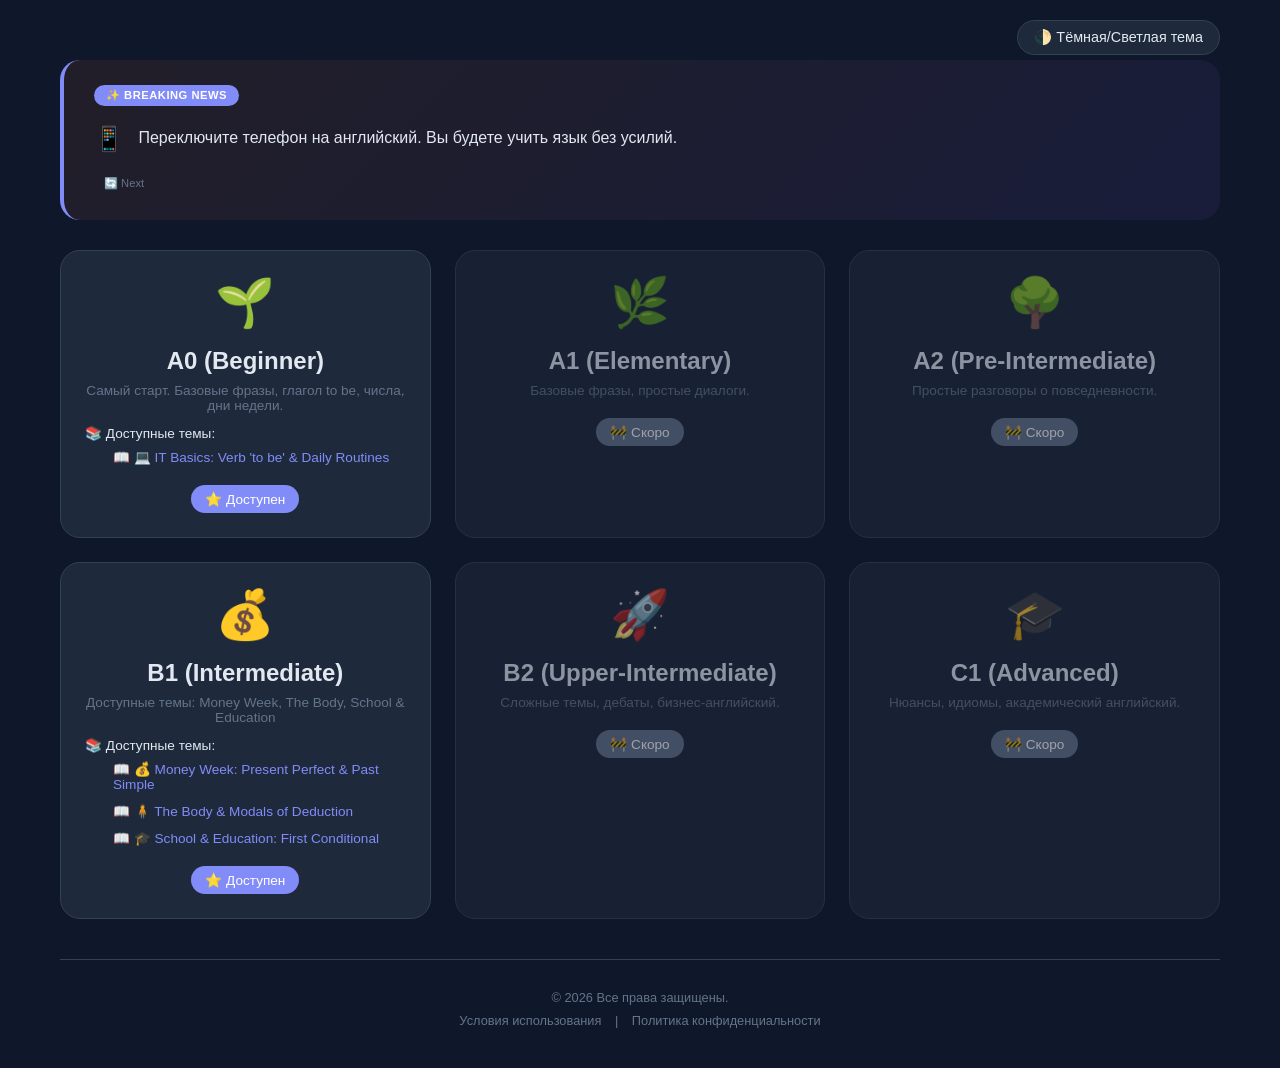
<file: docs/index.html>
<!DOCTYPE html>
<html lang="ru">
<head>
    <meta charset="UTF-8">
    <meta name="viewport" content="width=device-width, initial-scale=1.0, user-scalable=yes">
    <title>Английский по неделям</title>
    <link rel="stylesheet" href="css/style.css">
    <link rel="icon" href="data:,">
    <link rel="manifest" href="manifest.json">
    <meta name="theme-color" content="#6366f1">
    <meta name="mobile-web-app-capable" content="yes">
    <meta name="apple-mobile-web-app-status-bar-style" content="black-translucent">
    <meta name="apple-mobile-web-app-title" content="EngWeeks">
    <link rel="icon" type="image/svg+xml" href="icons/icon.svg">
</head>
<body>
    <div class="container">
        <header>
            <button class="theme-toggle" onclick="toggleTheme()">🌓 Тёмная/Светлая тема</button>
        </header>

        <!-- Блок "Совет дня" -->
        <div class="tip-section" id="dailyTipBlock">
            <div class="tip-label">✨ BREAKING NEWS</div>
            <div class="tip-content" id="dailyTipText">
                <span class="tip-icon">🧠</span>
                Загрузка...
            </div>
            <button class="tip-refresh" onclick="refreshDailyTip()">
                🔄 Next
            </button>
        </div>

        <div id="levelsContainer" class="levels-grid">
            <div class="loading">Загрузка...</div>
        </div>

        <button id="installBtn" style="display: none; position: fixed; bottom: 20px; right: 20px; background: var(--primary); color: white; border: none; padding: 12px 20px; border-radius: 30px; cursor: pointer; z-index: 1000; font-weight: bold; box-shadow: 0 4px 12px rgba(0,0,0,0.15);">
            📱 Установить приложение
        </button>

        <script src="js/common.js"></script>
        <script src="js/index.js"></script>

        <footer class="site-footer">
            <p>© <span id="currentYear"></span> Все права защищены.</p>
            <div class="footer-links">
                <a href="terms.html">Условия использования</a> |
                <a href="privacy.html">Политика конфиденциальности</a>
            </div>
        </footer>
    </div>
</body>
</html>
</file>
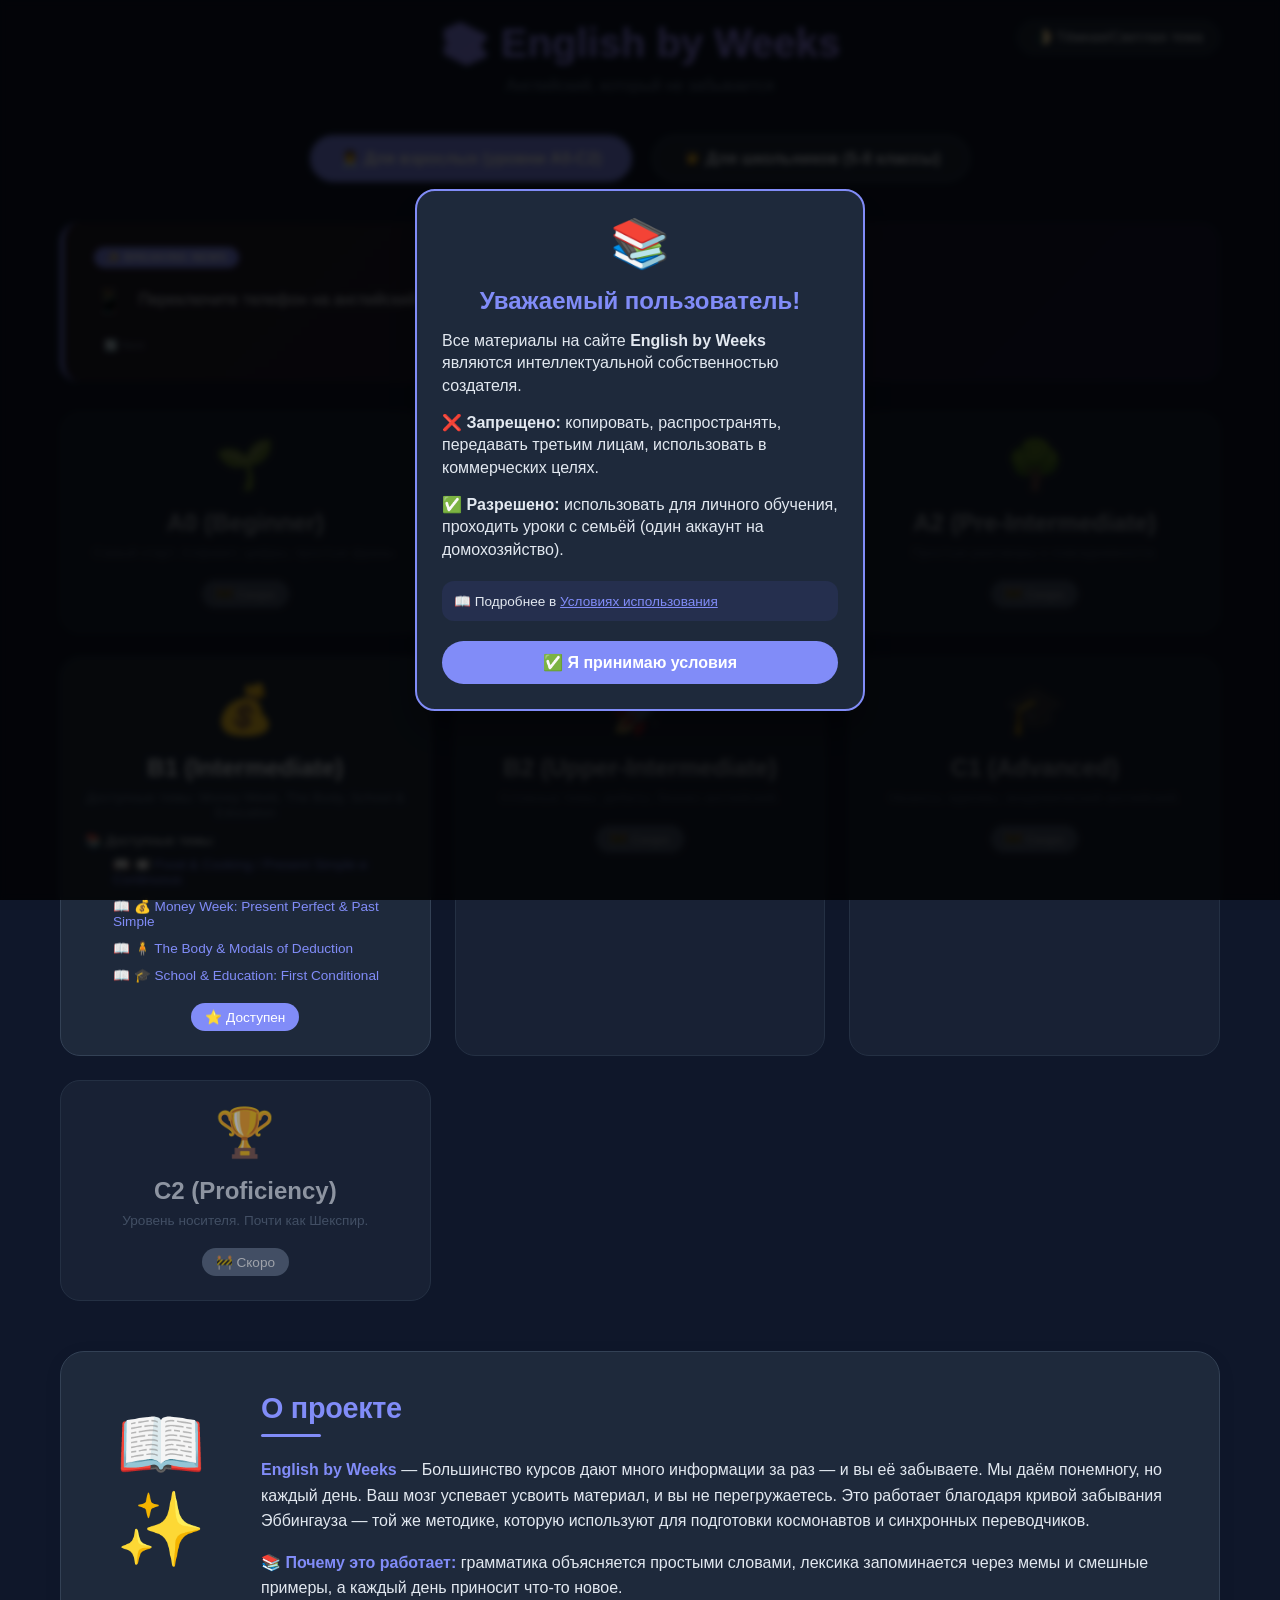
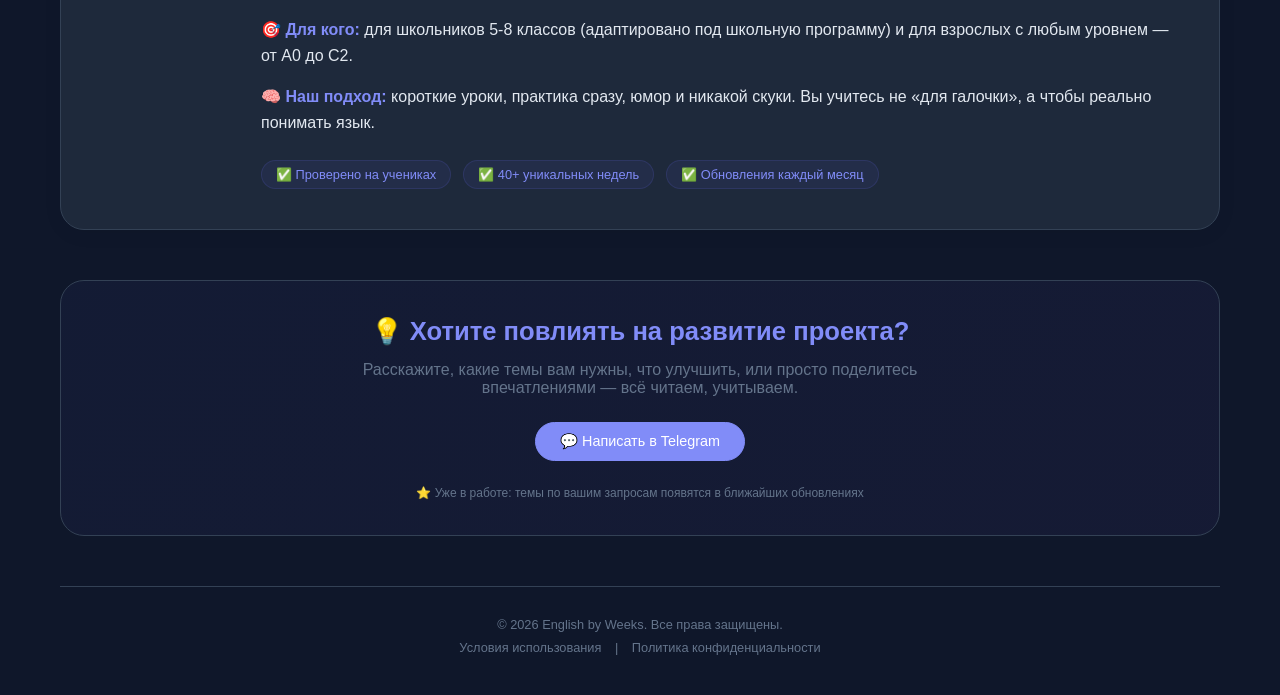
<file: frontend/index.html>
<!DOCTYPE html>
<html lang="ru">
<head>
    <meta charset="UTF-8">
    <meta name="viewport" content="width=device-width, initial-scale=1.0, user-scalable=yes">
    <title>English by Weeks — Английский для взрослых и школьников</title>
    <link rel="stylesheet" href="css/style.css">
    <link rel="icon" href="data:,">
    <link rel="manifest" href="manifest.json">
    <meta name="theme-color" content="#6366f1">
    <meta name="mobile-web-app-capable" content="yes">
    <meta name="apple-mobile-web-app-status-bar-style" content="black-translucent">
    <meta name="apple-mobile-web-app-title" content="EngWeeks">
    <link rel="icon" type="image/svg+xml" href="icons/icon.svg">
</head>
<body class="school-theme">
    <div class="container">
        <header>
            <h1>📚 English by Weeks</h1>
            <p>Английский, который не забывается</p>
            <button class="theme-toggle" onclick="toggleTheme()">🌓 Тёмная/Светлая тема</button>
        </header>

        <div class="audience-switch">
            <button id="adultsBtn" class="audience-btn">👨‍💼 Для взрослых (уровни A0-C2)</button>
            <button id="schoolBtn" class="audience-btn">👩‍🎓 Для школьников (5-8 классы)</button>
        </div>

        <!-- Форма входа по email -->
 <!--<div id="auth-section" style="margin: 20px 0; text-align: center;">
    <div id="login-form">
        <input type="email" id="email-input" placeholder="Введите ваш email" style="padding: 10px; border-radius: 8px; border: 1px solid var(--border); width: 250px;">
        <button onclick="requestLoginLink()" style="padding: 10px 20px; background: var(--primary); color: white; border: none; border-radius: 8px; cursor: pointer;">🔑 Войти по ссылке</button>
    </div>
    <div id="user-info" style="display: none; color: var(--text);">
        <span>👤 Вы вошли как <strong id="user-email"></strong></span>
        <button onclick="logout()" style="margin-left: 10px; padding: 5px 15px; background: var(--danger); color: white; border: none; border-radius: 8px; cursor: pointer;">Выйти</button>
    </div>
</div> -->



        <!-- Блок "Совет дня" -->
        <div class="tip-section" id="dailyTipBlock">
            <div class="tip-label">✨ BREAKING NEWS</div>
            <div class="tip-content" id="dailyTipText">
                <span class="tip-icon">🧠</span>
                Загрузка...
            </div>
            <button class="tip-refresh" onclick="refreshDailyTip()">
                🔄 Next
            </button>
        </div>

        <div id="levelsContainer" class="levels-grid">
            <div class="loading">Загрузка...</div>
        </div>

        <!-- Блок "О проекте" -->
        <div class="about-section">
            <div class="about-container">
                <div class="about-icon">
                    <div class="about-icon-main">📖✨</div>
                </div>
                <div class="about-content">
                    <h2 class="about-title">О проекте</h2>
                    <p class="about-text">
                        <strong>English by Weeks</strong> — Большинство курсов дают много информации за раз — и вы её забываете. Мы даём понемногу, но каждый день. Ваш мозг успевает усвоить материал, и вы не перегружаетесь. Это работает благодаря кривой забывания Эббингауза — той же методике, которую используют для подготовки космонавтов и синхронных переводчиков.
                    </p>
                    <p class="about-text">
                        📚 <strong>Почему это работает:</strong> грамматика объясняется простыми словами, лексика запоминается через мемы и смешные примеры, а каждый день приносит что-то новое.
                    </p>
                    <p class="about-text">
                        🎯 <strong>Для кого:</strong> для школьников 5-8 классов (адаптировано под школьную программу) и для взрослых с любым уровнем — от A0 до C2.
                    </p>
                    <p class="about-text">
                        🧠 <strong>Наш подход:</strong> короткие уроки, практика сразу, юмор и никакой скуки. Вы учитесь не «для галочки», а чтобы реально понимать язык.
                    </p>
                    <div class="about-badges">
                        <div class="about-badge">✅ Проверено на учениках</div>
                        <div class="about-badge">✅ 40+ уникальных недель</div>
                        <div class="about-badge">✅ Обновления каждый месяц</div>
                    </div>
                </div>
            </div>
        </div>

        <!-- Блок предложений и обратной связи -->
        <div class="feedback-section">
            <div class="feedback-title">💡 Хотите повлиять на развитие проекта?</div>
            <div class="feedback-subtitle">
                Расскажите, какие темы вам нужны, что улучшить, или просто поделитесь впечатлениями — всё читаем, учитываем.
            </div>
            <div class="feedback-buttons">
                <a href="https://t.me/+BAeu1MouSsIzMjE6" target="_blank" rel="noopener noreferrer" class="feedback-btn feedback-btn-primary">
                    💬 Написать в Telegram
                </a>
            </div>
            <div style="margin-top: 20px; font-size: 0.75rem; color: var(--gray);">
                ⭐ Уже в работе: темы по вашим запросам появятся в ближайших обновлениях
            </div>
        </div>

        <button id="installBtn" style="display: none; position: fixed; bottom: 20px; right: 20px; background: var(--primary); color: white; border: none; padding: 12px 20px; border-radius: 30px; cursor: pointer; z-index: 1000; font-weight: bold; box-shadow: 0 4px 12px rgba(0,0,0,0.15);">
            📱 Установить приложение
        </button>

        <script src="js/common.js"></script>
        <script src="js/index.js"></script>

        <footer class="site-footer">
            <p>© <span id="currentYear"></span> English by Weeks. Все права защищены.</p>
            <div class="footer-links">
                <a href="/terms.html">Условия использования</a> |
                <a href="/privacy.html">Политика конфиденциальности</a>
            </div>
        </footer>
    </div>
</body>
</html>
</file>
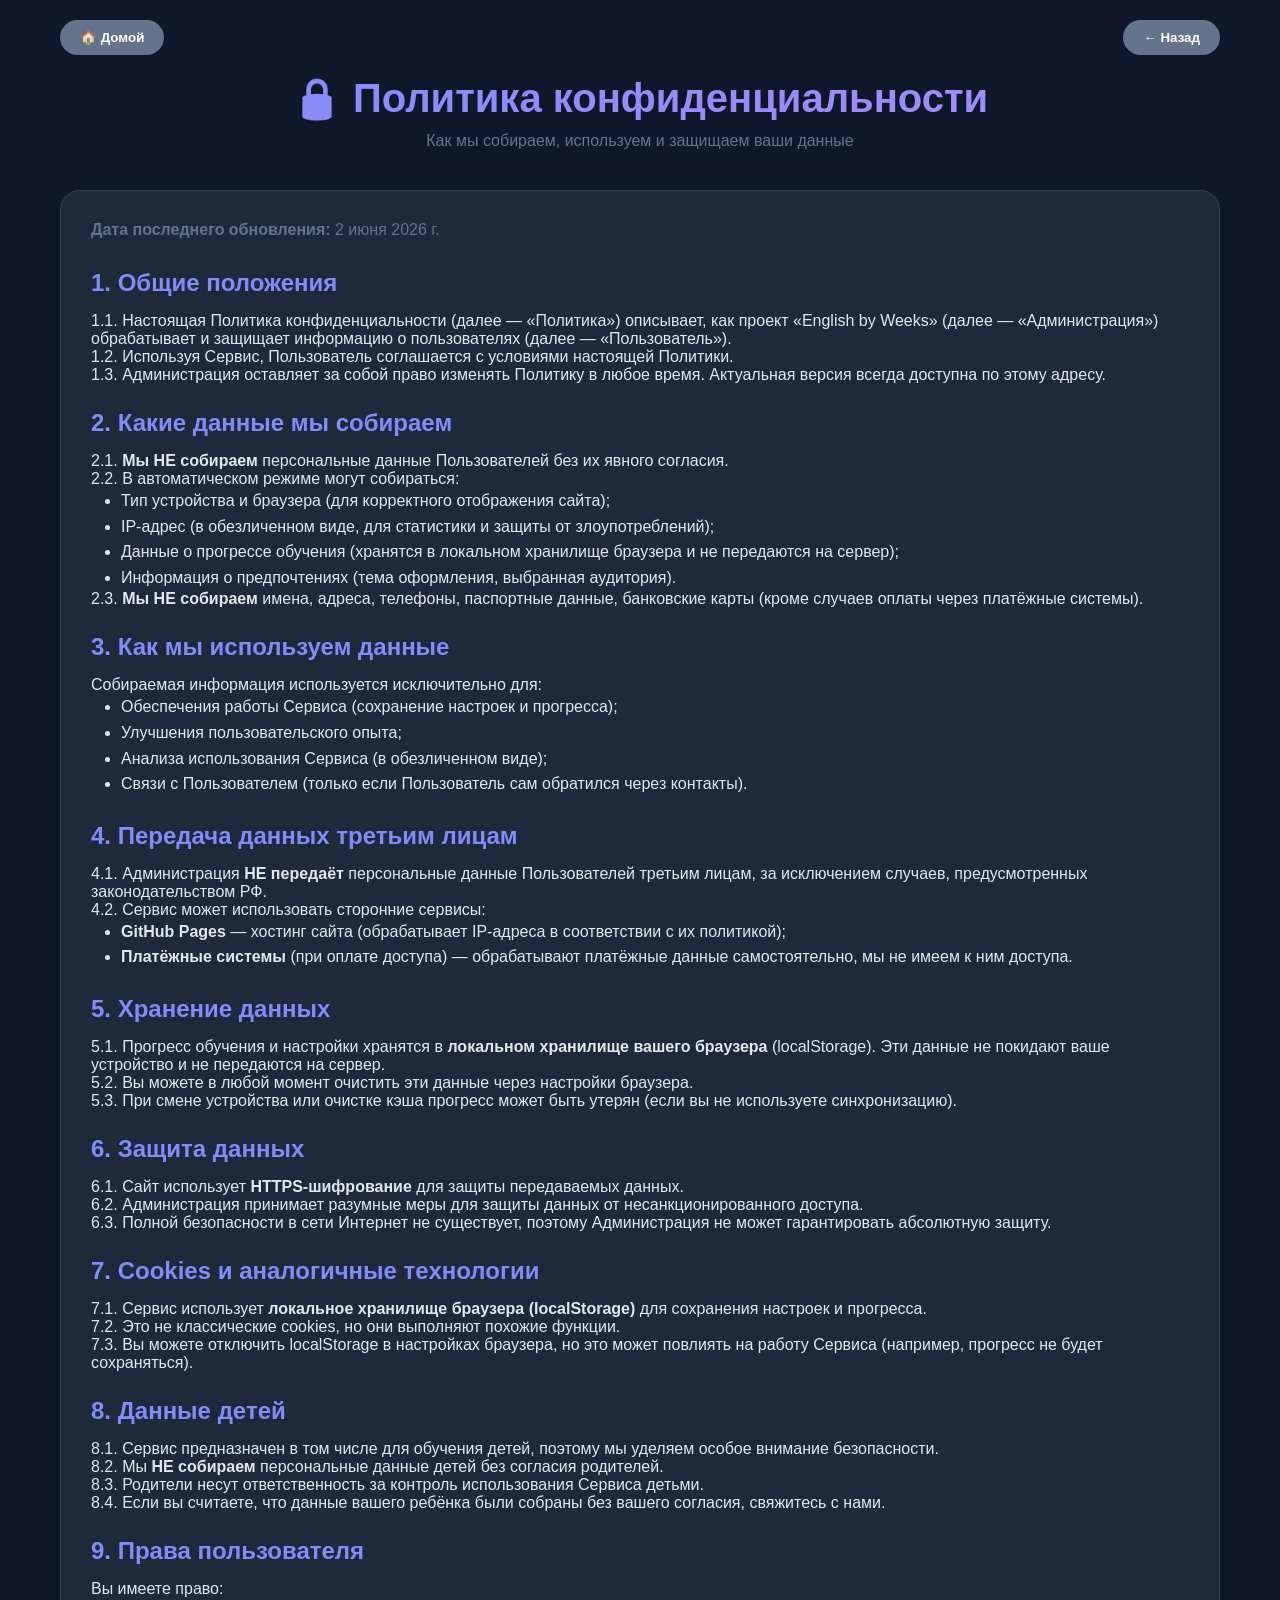
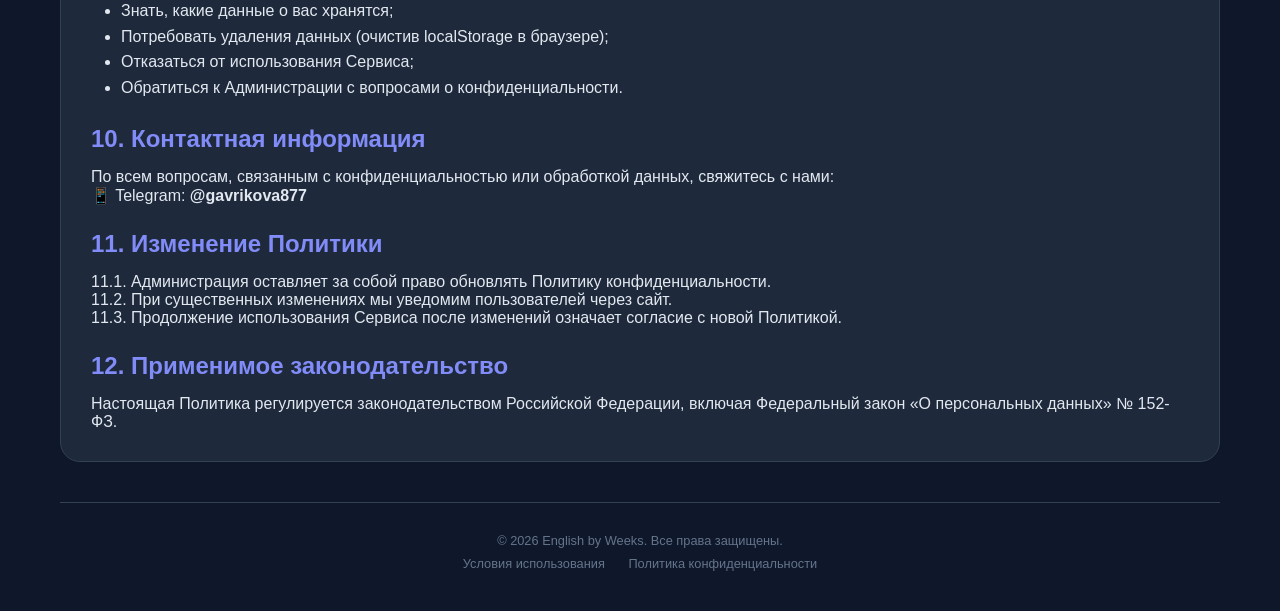
<file: docs/privacy.html>
<!DOCTYPE html>
<html lang="ru">
<head>
    <meta charset="UTF-8">
    <meta name="viewport" content="width=device-width, initial-scale=1.0, user-scalable=yes">
    <title>Политика конфиденциальности — English by Weeks</title>
    <link rel="stylesheet" href="css/style.css">
    <link rel="icon" type="image/svg+xml" href="icons/icon.svg">
    <link rel="icon" type="image/svg+xml" href="/icons/icon.svg">
</head>
<body class="school-theme">
    <div class="container">
        <!-- Шапка с навигацией -->
        <div class="nav-buttons-top">
            <button class="btn-home" onclick="window.location.href='/'">🏠 Домой</button>
            <button class="btn-back" onclick="history.back()">← Назад</button>
        </div>

        <header>
            <h1>🔒 Политика конфиденциальности</h1>
            <p>Как мы собираем, используем и защищаем ваши данные</p>
        </header>

        <div style="background: var(--card-bg); border-radius: 20px; padding: 30px; margin: 20px 0; border: 1px solid var(--border);">

            <p style="color: var(--gray); margin-bottom: 30px;"><strong>Дата последнего обновления:</strong> 2 июня 2026 г.</p>

            <h2 style="color: var(--primary); margin: 25px 0 15px 0;">1. Общие положения</h2>
            <p>1.1. Настоящая Политика конфиденциальности (далее — «Политика») описывает, как проект «English by Weeks» (далее — «Администрация») обрабатывает и защищает информацию о пользователях (далее — «Пользователь»).</p>
            <p>1.2. Используя Сервис, Пользователь соглашается с условиями настоящей Политики.</p>
            <p>1.3. Администрация оставляет за собой право изменять Политику в любое время. Актуальная версия всегда доступна по этому адресу.</p>

            <h2 style="color: var(--primary); margin: 25px 0 15px 0;">2. Какие данные мы собираем</h2>
            <p>2.1. <strong>Мы НЕ собираем</strong> персональные данные Пользователей без их явного согласия.</p>
            <p>2.2. В автоматическом режиме могут собираться:</p>
            <ul style="margin-left: 30px; line-height: 1.6;">
                <li>Тип устройства и браузера (для корректного отображения сайта);</li>
                <li>IP-адрес (в обезличенном виде, для статистики и защиты от злоупотреблений);</li>
                <li>Данные о прогрессе обучения (хранятся в локальном хранилище браузера и не передаются на сервер);</li>
                <li>Информация о предпочтениях (тема оформления, выбранная аудитория).</li>
            </ul>
            <p>2.3. <strong>Мы НЕ собираем</strong> имена, адреса, телефоны, паспортные данные, банковские карты (кроме случаев оплаты через платёжные системы).</p>

            <h2 style="color: var(--primary); margin: 25px 0 15px 0;">3. Как мы используем данные</h2>
            <p>Собираемая информация используется исключительно для:</p>
            <ul style="margin-left: 30px; line-height: 1.6;">
                <li>Обеспечения работы Сервиса (сохранение настроек и прогресса);</li>
                <li>Улучшения пользовательского опыта;</li>
                <li>Анализа использования Сервиса (в обезличенном виде);</li>
                <li>Связи с Пользователем (только если Пользователь сам обратился через контакты).</li>
            </ul>

            <h2 style="color: var(--primary); margin: 25px 0 15px 0;">4. Передача данных третьим лицам</h2>
            <p>4.1. Администрация <strong>НЕ передаёт</strong> персональные данные Пользователей третьим лицам, за исключением случаев, предусмотренных законодательством РФ.</p>
            <p>4.2. Сервис может использовать сторонние сервисы:</p>
            <ul style="margin-left: 30px; line-height: 1.6;">
                <li><strong>GitHub Pages</strong> — хостинг сайта (обрабатывает IP-адреса в соответствии с их политикой);</li>
                <li><strong>Платёжные системы</strong> (при оплате доступа) — обрабатывают платёжные данные самостоятельно, мы не имеем к ним доступа.</li>
            </ul>

            <h2 style="color: var(--primary); margin: 25px 0 15px 0;">5. Хранение данных</h2>
            <p>5.1. Прогресс обучения и настройки хранятся в <strong>локальном хранилище вашего браузера</strong> (localStorage). Эти данные не покидают ваше устройство и не передаются на сервер.</p>
            <p>5.2. Вы можете в любой момент очистить эти данные через настройки браузера.</p>
            <p>5.3. При смене устройства или очистке кэша прогресс может быть утерян (если вы не используете синхронизацию).</p>

            <h2 style="color: var(--primary); margin: 25px 0 15px 0;">6. Защита данных</h2>
            <p>6.1. Сайт использует <strong>HTTPS-шифрование</strong> для защиты передаваемых данных.</p>
            <p>6.2. Администрация принимает разумные меры для защиты данных от несанкционированного доступа.</p>
            <p>6.3. Полной безопасности в сети Интернет не существует, поэтому Администрация не может гарантировать абсолютную защиту.</p>

            <h2 style="color: var(--primary); margin: 25px 0 15px 0;">7. Cookies и аналогичные технологии</h2>
            <p>7.1. Сервис использует <strong>локальное хранилище браузера (localStorage)</strong> для сохранения настроек и прогресса.</p>
            <p>7.2. Это не классические cookies, но они выполняют похожие функции.</p>
            <p>7.3. Вы можете отключить localStorage в настройках браузера, но это может повлиять на работу Сервиса (например, прогресс не будет сохраняться).</p>

            <h2 style="color: var(--primary); margin: 25px 0 15px 0;">8. Данные детей</h2>
            <p>8.1. Сервис предназначен в том числе для обучения детей, поэтому мы уделяем особое внимание безопасности.</p>
            <p>8.2. Мы <strong>НЕ собираем</strong> персональные данные детей без согласия родителей.</p>
            <p>8.3. Родители несут ответственность за контроль использования Сервиса детьми.</p>
            <p>8.4. Если вы считаете, что данные вашего ребёнка были собраны без вашего согласия, свяжитесь с нами.</p>

            <h2 style="color: var(--primary); margin: 25px 0 15px 0;">9. Права пользователя</h2>
            <p>Вы имеете право:</p>
            <ul style="margin-left: 30px; line-height: 1.6;">
                <li>Знать, какие данные о вас хранятся;</li>
                <li>Потребовать удаления данных (очистив localStorage в браузере);</li>
                <li>Отказаться от использования Сервиса;</li>
                <li>Обратиться к Администрации с вопросами о конфиденциальности.</li>
            </ul>

            <h2 style="color: var(--primary); margin: 25px 0 15px 0;">10. Контактная информация</h2>
            <p>По всем вопросам, связанным с конфиденциальностью или обработкой данных, свяжитесь с нами:</p>
            <p>📱 Telegram: <strong>@gavrikova877</strong></p>
            <h2 style="color: var(--primary); margin: 25px 0 15px 0;">11. Изменение Политики</h2>
            <p>11.1. Администрация оставляет за собой право обновлять Политику конфиденциальности.</p>
            <p>11.2. При существенных изменениях мы уведомим пользователей через сайт.</p>
            <p>11.3. Продолжение использования Сервиса после изменений означает согласие с новой Политикой.</p>

            <h2 style="color: var(--primary); margin: 25px 0 15px 0;">12. Применимое законодательство</h2>
            <p>Настоящая Политика регулируется законодательством Российской Федерации, включая Федеральный закон «О персональных данных» № 152-ФЗ.</p>

        </div>

        <!-- Подвал -->
        <footer class="site-footer">
            <p>© <span id="currentYear"></span> English by Weeks. Все права защищены.</p>
            <div class="footer-links">
                <a href="/terms.html">Условия использования</a>
                <a href="/privacy.html">Политика конфиденциальности</a>
            </div>
        </footer>
    </div>

    <script src="js/common.js"></script>
    <script>
        // Устанавливаем текущий год в подвале
        document.getElementById('currentYear').textContent = new Date().getFullYear();
    </script>
</body>
</html>
</file>
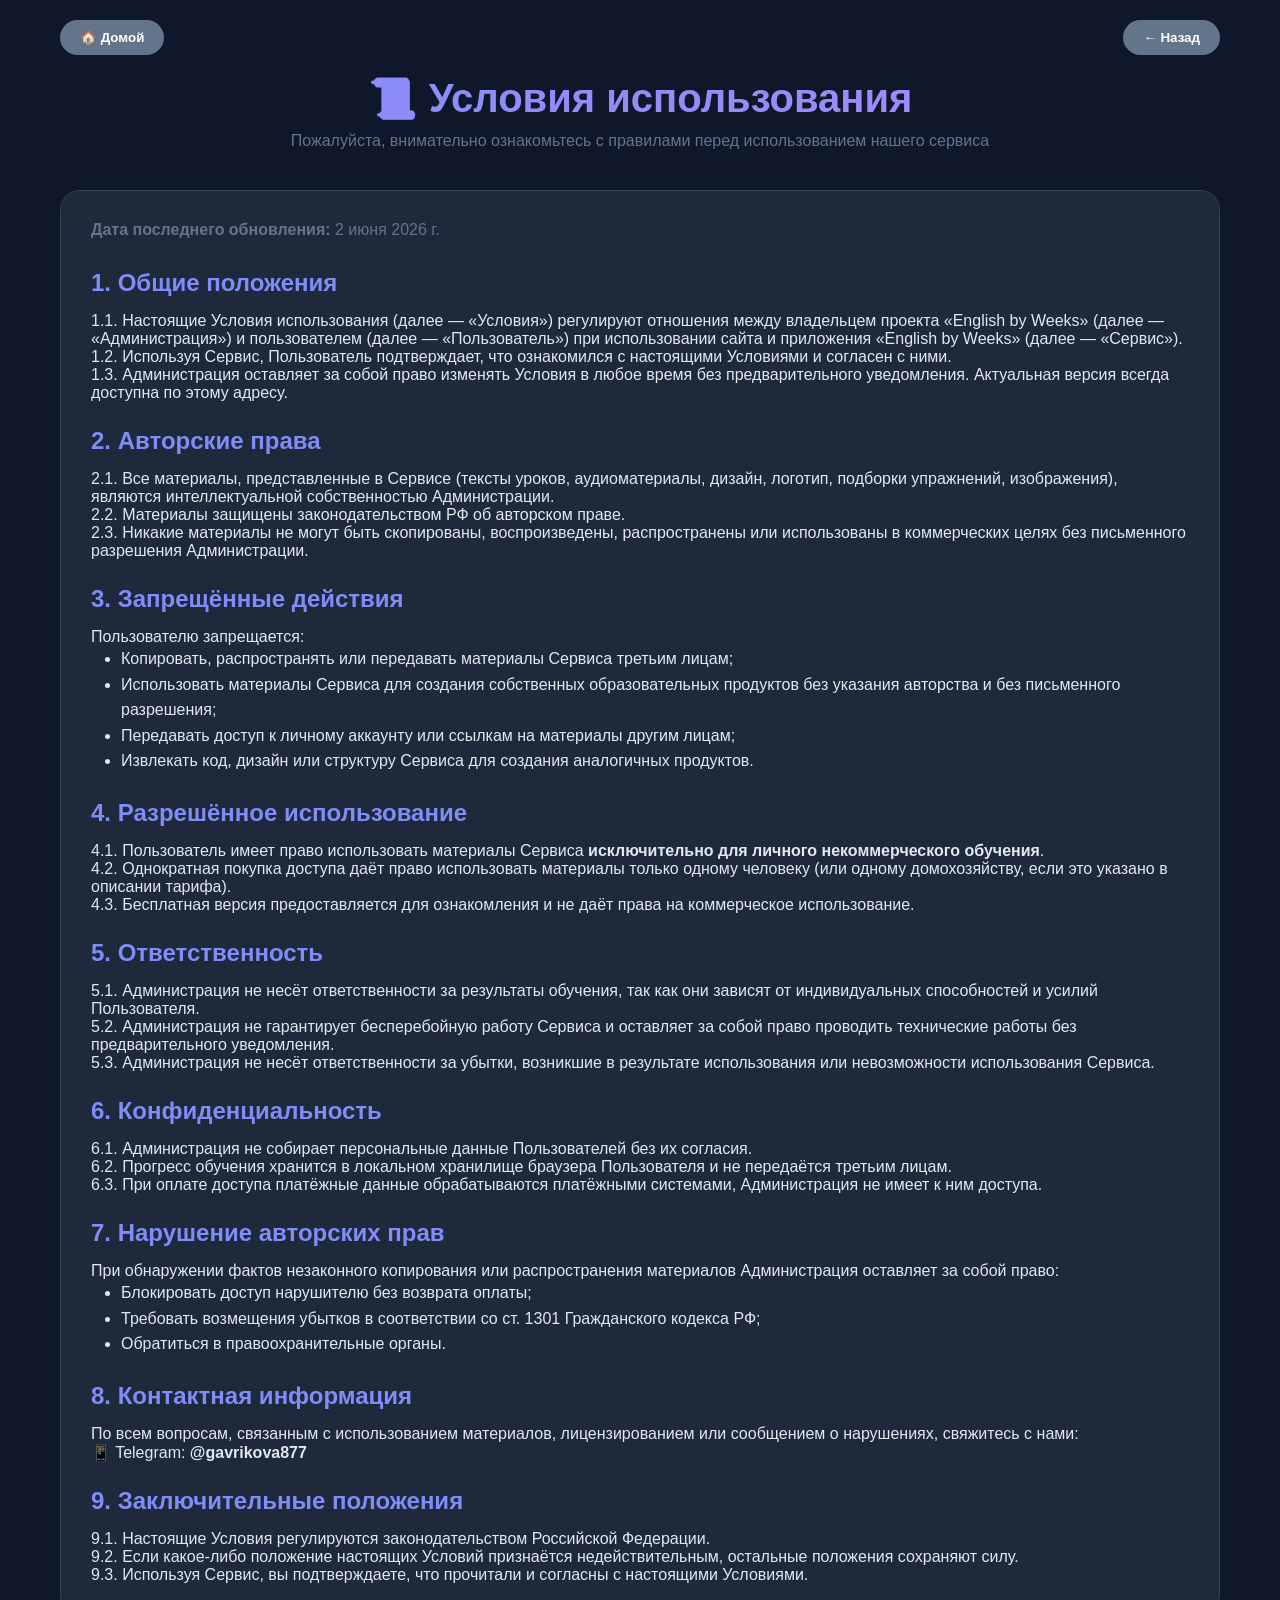
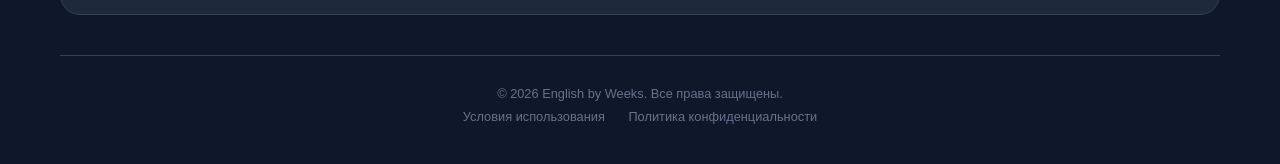
<file: docs/terms.html>
<!DOCTYPE html>
<html lang="ru">
<head>
    <meta charset="UTF-8">
    <meta name="viewport" content="width=device-width, initial-scale=1.0, user-scalable=yes">
    <title>Условия использования — English by Weeks</title>
    <link rel="stylesheet" href="css/style.css">
    <link rel="icon" type="image/svg+xml" href="icons/icon.svg">
    <link rel="icon" type="image/svg+xml" href="/icons/icon.svg">
</head>
<body class="school-theme">
    <div class="container">
        <!-- Шапка с навигацией -->
        <div class="nav-buttons-top">
            <button class="btn-home" onclick="window.location.href='/'">🏠 Домой</button>
            <button class="btn-back" onclick="history.back()">← Назад</button>
        </div>

        <header>
            <h1>📜 Условия использования</h1>
            <p>Пожалуйста, внимательно ознакомьтесь с правилами перед использованием нашего сервиса</p>
        </header>

        <div style="background: var(--card-bg); border-radius: 20px; padding: 30px; margin: 20px 0; border: 1px solid var(--border);">

            <p style="color: var(--gray); margin-bottom: 30px;"><strong>Дата последнего обновления:</strong> 2 июня 2026 г.</p>

            <h2 style="color: var(--primary); margin: 25px 0 15px 0;">1. Общие положения</h2>
            <p>1.1. Настоящие Условия использования (далее — «Условия») регулируют отношения между владельцем проекта «English by Weeks» (далее — «Администрация») и пользователем (далее — «Пользователь») при использовании сайта и приложения «English by Weeks» (далее — «Сервис»).</p>
            <p>1.2. Используя Сервис, Пользователь подтверждает, что ознакомился с настоящими Условиями и согласен с ними.</p>
            <p>1.3. Администрация оставляет за собой право изменять Условия в любое время без предварительного уведомления. Актуальная версия всегда доступна по этому адресу.</p>

            <h2 style="color: var(--primary); margin: 25px 0 15px 0;">2. Авторские права</h2>
            <p>2.1. Все материалы, представленные в Сервисе (тексты уроков, аудиоматериалы, дизайн, логотип, подборки упражнений, изображения), являются интеллектуальной собственностью Администрации.</p>
            <p>2.2. Материалы защищены законодательством РФ об авторском праве.</p>
            <p>2.3. Никакие материалы не могут быть скопированы, воспроизведены, распространены или использованы в коммерческих целях без письменного разрешения Администрации.</p>

            <h2 style="color: var(--primary); margin: 25px 0 15px 0;">3. Запрещённые действия</h2>
            <p>Пользователю запрещается:</p>
            <ul style="margin-left: 30px; line-height: 1.6;">
                <li>Копировать, распространять или передавать материалы Сервиса третьим лицам;</li>
                <li>Использовать материалы Сервиса для создания собственных образовательных продуктов без указания авторства и без письменного разрешения;</li>
                <li>Передавать доступ к личному аккаунту или ссылкам на материалы другим лицам;</li>
                <li>Извлекать код, дизайн или структуру Сервиса для создания аналогичных продуктов.</li>
            </ul>

            <h2 style="color: var(--primary); margin: 25px 0 15px 0;">4. Разрешённое использование</h2>
            <p>4.1. Пользователь имеет право использовать материалы Сервиса <strong>исключительно для личного некоммерческого обучения</strong>.</p>
            <p>4.2. Однократная покупка доступа даёт право использовать материалы только одному человеку (или одному домохозяйству, если это указано в описании тарифа).</p>
            <p>4.3. Бесплатная версия предоставляется для ознакомления и не даёт права на коммерческое использование.</p>

            <h2 style="color: var(--primary); margin: 25px 0 15px 0;">5. Ответственность</h2>
            <p>5.1. Администрация не несёт ответственности за результаты обучения, так как они зависят от индивидуальных способностей и усилий Пользователя.</p>
            <p>5.2. Администрация не гарантирует бесперебойную работу Сервиса и оставляет за собой право проводить технические работы без предварительного уведомления.</p>
            <p>5.3. Администрация не несёт ответственности за убытки, возникшие в результате использования или невозможности использования Сервиса.</p>

            <h2 style="color: var(--primary); margin: 25px 0 15px 0;">6. Конфиденциальность</h2>
            <p>6.1. Администрация не собирает персональные данные Пользователей без их согласия.</p>
            <p>6.2. Прогресс обучения хранится в локальном хранилище браузера Пользователя и не передаётся третьим лицам.</p>
            <p>6.3. При оплате доступа платёжные данные обрабатываются платёжными системами, Администрация не имеет к ним доступа.</p>

            <h2 style="color: var(--primary); margin: 25px 0 15px 0;">7. Нарушение авторских прав</h2>
            <p>При обнаружении фактов незаконного копирования или распространения материалов Администрация оставляет за собой право:</p>
            <ul style="margin-left: 30px; line-height: 1.6;">
                <li>Блокировать доступ нарушителю без возврата оплаты;</li>
                <li>Требовать возмещения убытков в соответствии со ст. 1301 Гражданского кодекса РФ;</li>
                <li>Обратиться в правоохранительные органы.</li>
            </ul>

            <h2 style="color: var(--primary); margin: 25px 0 15px 0;">8. Контактная информация</h2>
            <p>По всем вопросам, связанным с использованием материалов, лицензированием или сообщением о нарушениях, свяжитесь с нами:</p>
            <p>📱 Telegram: <strong>@gavrikova877</strong></p>
            <h2 style="color: var(--primary); margin: 25px 0 15px 0;">9. Заключительные положения</h2>
            <p>9.1. Настоящие Условия регулируются законодательством Российской Федерации.</p>
            <p>9.2. Если какое-либо положение настоящих Условий признаётся недействительным, остальные положения сохраняют силу.</p>
            <p>9.3. Используя Сервис, вы подтверждаете, что прочитали и согласны с настоящими Условиями.</p>

        </div>

        <!-- Подвал -->
        <footer class="site-footer">
            <p>© <span id="currentYear"></span> English by Weeks. Все права защищены.</p>
            <div class="footer-links">
                <a href="/terms.html">Условия использования</a>
                <a href="/privacy.html">Политика конфиденциальности</a>
        </footer>
    </div>

    <script src="js/common.js"></script>
    <script>
        // Устанавливаем текущий год в подвале
        document.getElementById('currentYear').textContent = new Date().getFullYear();
    </script>
</body>
</html>
</file>
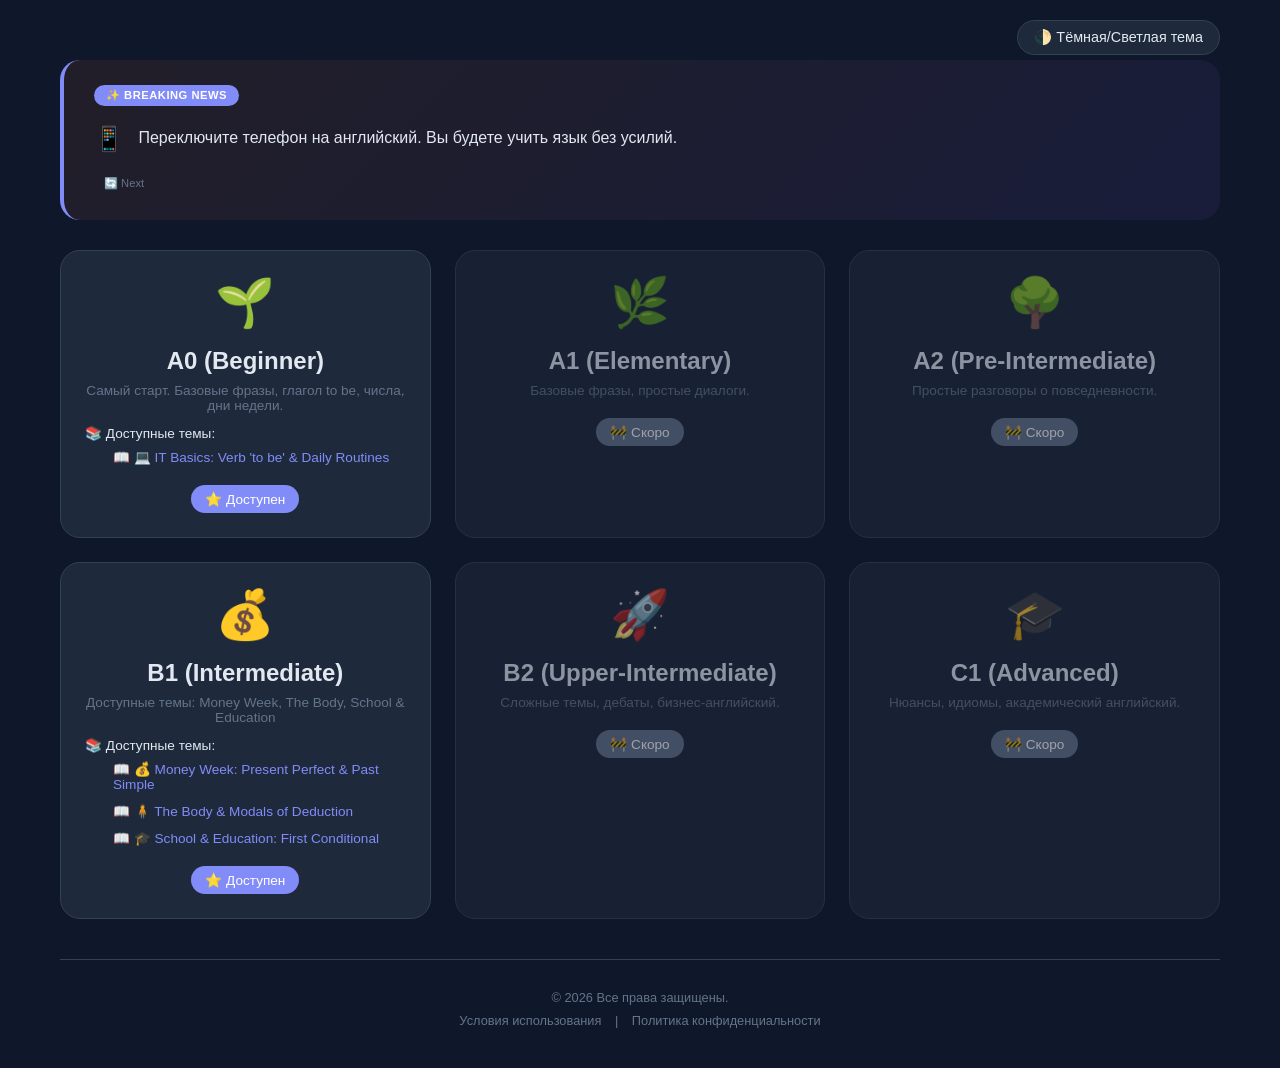
<file: docs/week.html>
<!DOCTYPE html>
<html lang="ru">
<head>
    <meta charset="UTF-8">
    <meta name="viewport" content="width=device-width, initial-scale=1.0, user-scalable=yes">
    <title>Неделя | English by Weeks</title>
    <link rel="stylesheet" href="css/style.css">
    <link rel="icon" type="image/svg+xml" href="icons/icon.svg">
</head>
<body class="school-theme">
    <div class="container">
        <div class="nav-buttons-top">
            <button class="btn-home" id="homeBtnTop">🏠 Домой</button>
            <button class="btn-back" id="backBtnTop">← Назад</button>
        </div>

        <header>
            <div class="week-title-wrapper">
    <h1 id="weekTitle">Загрузка...</h1>
</div>
            <p id="weekDescription"></p>
            <button class="theme-toggle" onclick="toggleTheme()">🌓 Тёмная/Светлая</button>
        </header>

        <div class="stats-bar">
            <div class="stat-card">
                <div class="stat-value" id="completedDays">0</div>
                <div class="stat-label">дней пройдено</div>
            </div>
            <div class="stat-card">
                <div class="stat-value" id="avgScore">0%</div>
                <div class="stat-label">средний балл</div>
            </div>
            <div class="stat-card">
                <div class="stat-value" id="currentStreak">0</div>
                <div class="stat-label">серия 🔥</div>
            </div>
        </div>

        <div class="days-container" id="daysContainer"></div>

        <div class="nav-buttons-bottom">
            <button class="btn-home" id="homeBtnBottom">🏠 Домой</button>
            <button class="btn-back" id="backBtnBottom">← Назад</button>
        </div>
    </div>

    <script src="js/common.js"></script>
    <script src="js/week.js"></script>

    <footer class="site-footer">
        <p>© <span id="currentYear"></span> English by Weeks. Все права защищены.</p>
        <div class="footer-links">
            <a href="/terms.html">Условия использования</a>
            <a href="/privacy.html">Политика конфиденциальности</a>
        </div>
    </footer>
</body>
</html>
</file>
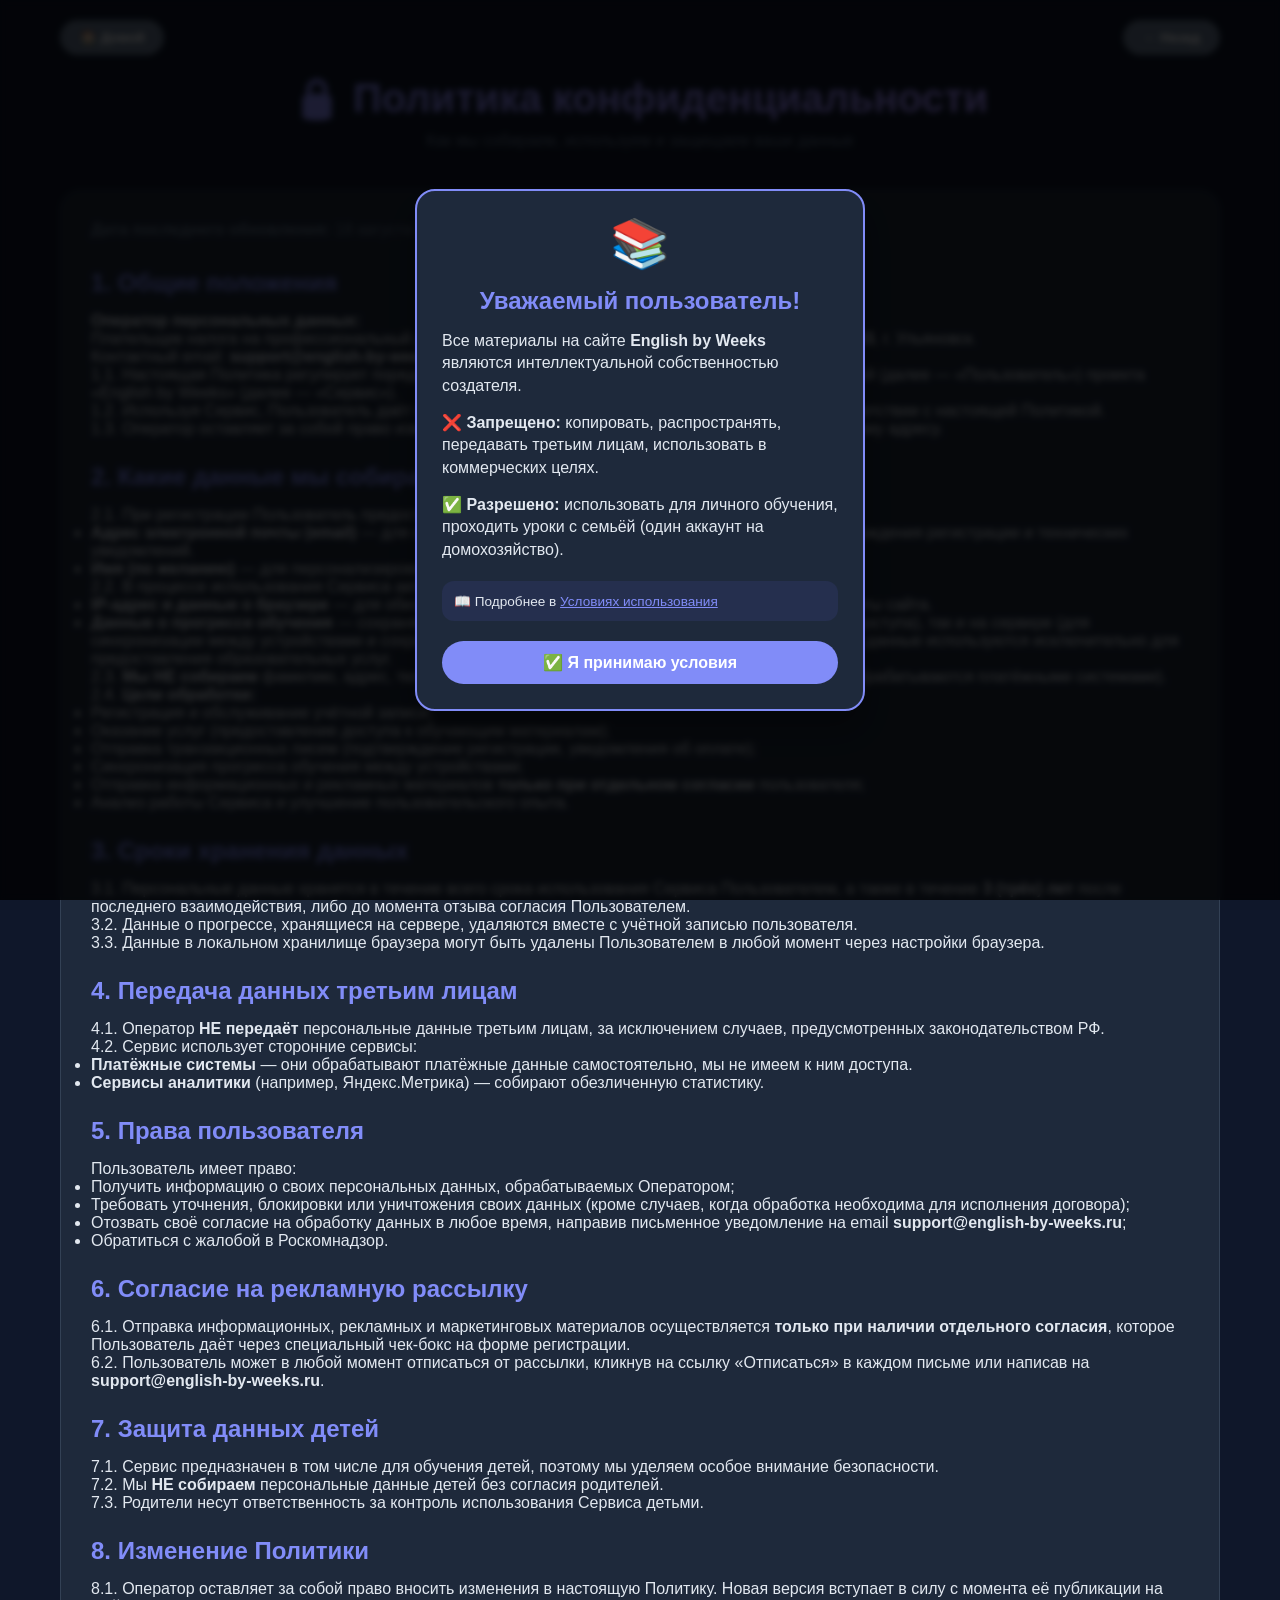
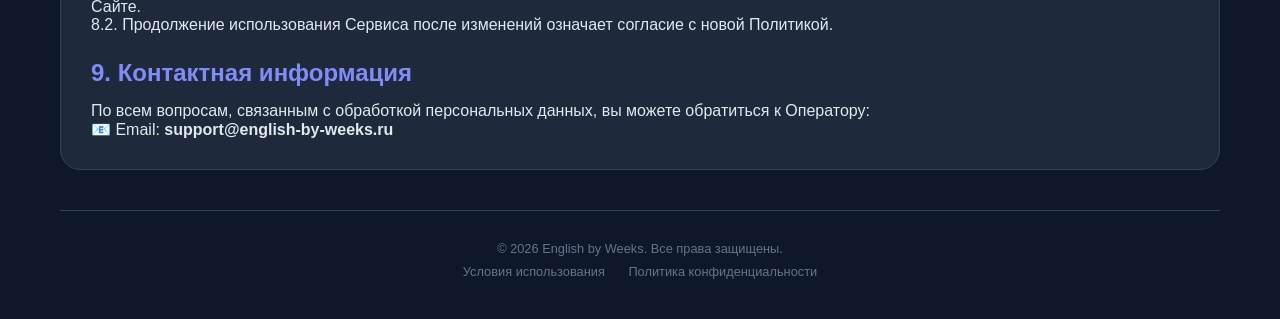
<file: frontend/privacy.html>
<!DOCTYPE html>
<html lang="ru">
<head>
    <meta charset="UTF-8">
    <meta name="viewport" content="width=device-width, initial-scale=1.0, user-scalable=yes">
    <title>Политика конфиденциальности — English by Weeks</title>
    <link rel="stylesheet" href="css/style.css">
    <link rel="icon" type="image/svg+xml" href="icons/icon.svg">
</head>
<body class="school-theme">
    <div class="container">
        <div class="nav-buttons-top">
            <button class="btn-home" onclick="window.location.href='/'">🏠 Домой</button>
            <button class="btn-back" onclick="history.back()">← Назад</button>
        </div>

        <header>
            <h1>🔒 Политика конфиденциальности</h1>
            <p>Как мы собираем, используем и защищаем ваши данные</p>
        </header>

        <div style="background: var(--card-bg); border-radius: 20px; padding: 30px; margin: 20px 0; border: 1px solid var(--border);">
            <p style="color: var(--gray); margin-bottom: 30px;"><strong>Дата последнего обновления:</strong> 18 августа 2026 г.</p>

            <h2 style="color: var(--primary); margin: 25px 0 15px 0;">1. Общие положения</h2>
            <p><strong>Оператор персональных данных:</strong><br>
            Плательщик налога на профессиональный доход — <strong>Гаврикова Ольга Николаевна</strong>, ИНН <strong>732718291693</strong>, г. Ульяновск.<br>
            Контактный email: <strong>support@english-by-weeks.ru</strong></p>
            <p>1.1. Настоящая Политика регулирует порядок обработки и защиты персональных данных пользователей (далее — «Пользователь») проекта «English by Weeks» (далее — «Сервис»).</p>
            <p>1.2. Используя Сервис, Пользователь даёт согласие на обработку своих персональных данных в соответствии с настоящей Политикой.</p>
            <p>1.3. Оператор оставляет за собой право изменять Политику. Актуальная версия всегда доступна по этому адресу.</p>

            <h2 style="color: var(--primary); margin: 25px 0 15px 0;">2. Какие данные мы собираем и для каких целей</h2>
            <p>2.1. При регистрации Пользователь предоставляет:</p>
            <ul>
                <li><strong>Адрес электронной почты (email)</strong> — для создания учётной записи, идентификации, отправки подтверждения регистрации и технических уведомлений.</li>
                <li><strong>Имя (по желанию)</strong> — для персонализированного обращения.</li>
            </ul>
            <p>2.2. В процессе использования Сервиса автоматически собираются:</p>
            <ul>
                <li><strong>IP-адрес и данные о браузере</strong> — для обеспечения безопасности, сбора статистики и улучшения работы сайта.</li>
                <li><strong>Данные о прогрессе обучения</strong> — сохраняются как в локальном хранилище браузера (для быстрого доступа), так и на сервере (для синхронизации между устройствами и сохранения прогресса при смене браузера или устройства). Эти данные используются исключительно для предоставления образовательных услуг.</li>
            </ul>
            <p>2.3. <strong>Мы НЕ собираем</strong> фамилию, адрес, телефон, паспортные данные, данные банковских карт (они обрабатываются платёжными системами).</p>
            <p>2.4. <strong>Цели обработки:</strong></p>
            <ul>
                <li>Регистрация и обслуживание учётной записи;</li>
                <li>Оказание услуг (предоставление доступа к обучающим материалам);</li>
                <li>Отправка транзакционных писем (подтверждение регистрации, уведомления об оплате);</li>
                <li>Синхронизация прогресса обучения между устройствами;</li>
                <li>Отправка информационных и рекламных материалов <strong>только при отдельном согласии</strong> пользователя;</li>
                <li>Анализ работы Сервиса и улучшение пользовательского опыта.</li>
            </ul>

            <h2 style="color: var(--primary); margin: 25px 0 15px 0;">3. Сроки хранения данных</h2>
            <p>3.1. Персональные данные хранятся в течение всего срока использования Сервиса Пользователем, а также в течение <strong>3 (трёх) лет</strong> после последнего взаимодействия, либо до момента отзыва согласия Пользователем.</p>
            <p>3.2. Данные о прогрессе, хранящиеся на сервере, удаляются вместе с учётной записью пользователя.</p>
            <p>3.3. Данные в локальном хранилище браузера могут быть удалены Пользователем в любой момент через настройки браузера.</p>

            <h2 style="color: var(--primary); margin: 25px 0 15px 0;">4. Передача данных третьим лицам</h2>
            <p>4.1. Оператор <strong>НЕ передаёт</strong> персональные данные третьим лицам, за исключением случаев, предусмотренных законодательством РФ.</p>
            <p>4.2. Сервис использует сторонние сервисы:</p>
            <ul>
                <li><strong>Платёжные системы</strong> — они обрабатывают платёжные данные самостоятельно, мы не имеем к ним доступа.</li>
                <li><strong>Сервисы аналитики</strong> (например, Яндекс.Метрика) — собирают обезличенную статистику.</li>
            </ul>

            <h2 style="color: var(--primary); margin: 25px 0 15px 0;">5. Права пользователя</h2>
            <p>Пользователь имеет право:</p>
            <ul>
                <li>Получить информацию о своих персональных данных, обрабатываемых Оператором;</li>
                <li>Требовать уточнения, блокировки или уничтожения своих данных (кроме случаев, когда обработка необходима для исполнения договора);</li>
                <li>Отозвать своё согласие на обработку данных в любое время, направив письменное уведомление на email <strong>support@english-by-weeks.ru</strong>;</li>
                <li>Обратиться с жалобой в Роскомнадзор.</li>
            </ul>

            <h2 style="color: var(--primary); margin: 25px 0 15px 0;">6. Согласие на рекламную рассылку</h2>
            <p>6.1. Отправка информационных, рекламных и маркетинговых материалов осуществляется <strong>только при наличии отдельного согласия</strong>, которое Пользователь даёт через специальный чек-бокс на форме регистрации.</p>
            <p>6.2. Пользователь может в любой момент отписаться от рассылки, кликнув на ссылку «Отписаться» в каждом письме или написав на <strong>support@english-by-weeks.ru</strong>.</p>

            <h2 style="color: var(--primary); margin: 25px 0 15px 0;">7. Защита данных детей</h2>
            <p>7.1. Сервис предназначен в том числе для обучения детей, поэтому мы уделяем особое внимание безопасности.</p>
            <p>7.2. Мы <strong>НЕ собираем</strong> персональные данные детей без согласия родителей.</p>
            <p>7.3. Родители несут ответственность за контроль использования Сервиса детьми.</p>

            <h2 style="color: var(--primary); margin: 25px 0 15px 0;">8. Изменение Политики</h2>
            <p>8.1. Оператор оставляет за собой право вносить изменения в настоящую Политику. Новая версия вступает в силу с момента её публикации на Сайте.</p>
            <p>8.2. Продолжение использования Сервиса после изменений означает согласие с новой Политикой.</p>

            <h2 style="color: var(--primary); margin: 25px 0 15px 0;">9. Контактная информация</h2>
            <p>По всем вопросам, связанным с обработкой персональных данных, вы можете обратиться к Оператору:</p>
            <p>📧 Email: <strong>support@english-by-weeks.ru</strong></p>
        </div>

        <footer class="site-footer">
            <p>© <span id="currentYear"></span> English by Weeks. Все права защищены.</p>
            <div class="footer-links">
                <a href="/terms.html">Условия использования</a>
                <a href="/privacy.html">Политика конфиденциальности</a>
            </div>
        </footer>
    </div>
    <script src="js/common.js"></script>
    <script>
        document.getElementById('currentYear').textContent = new Date().getFullYear();
    </script>
</body>
</html>
</file>
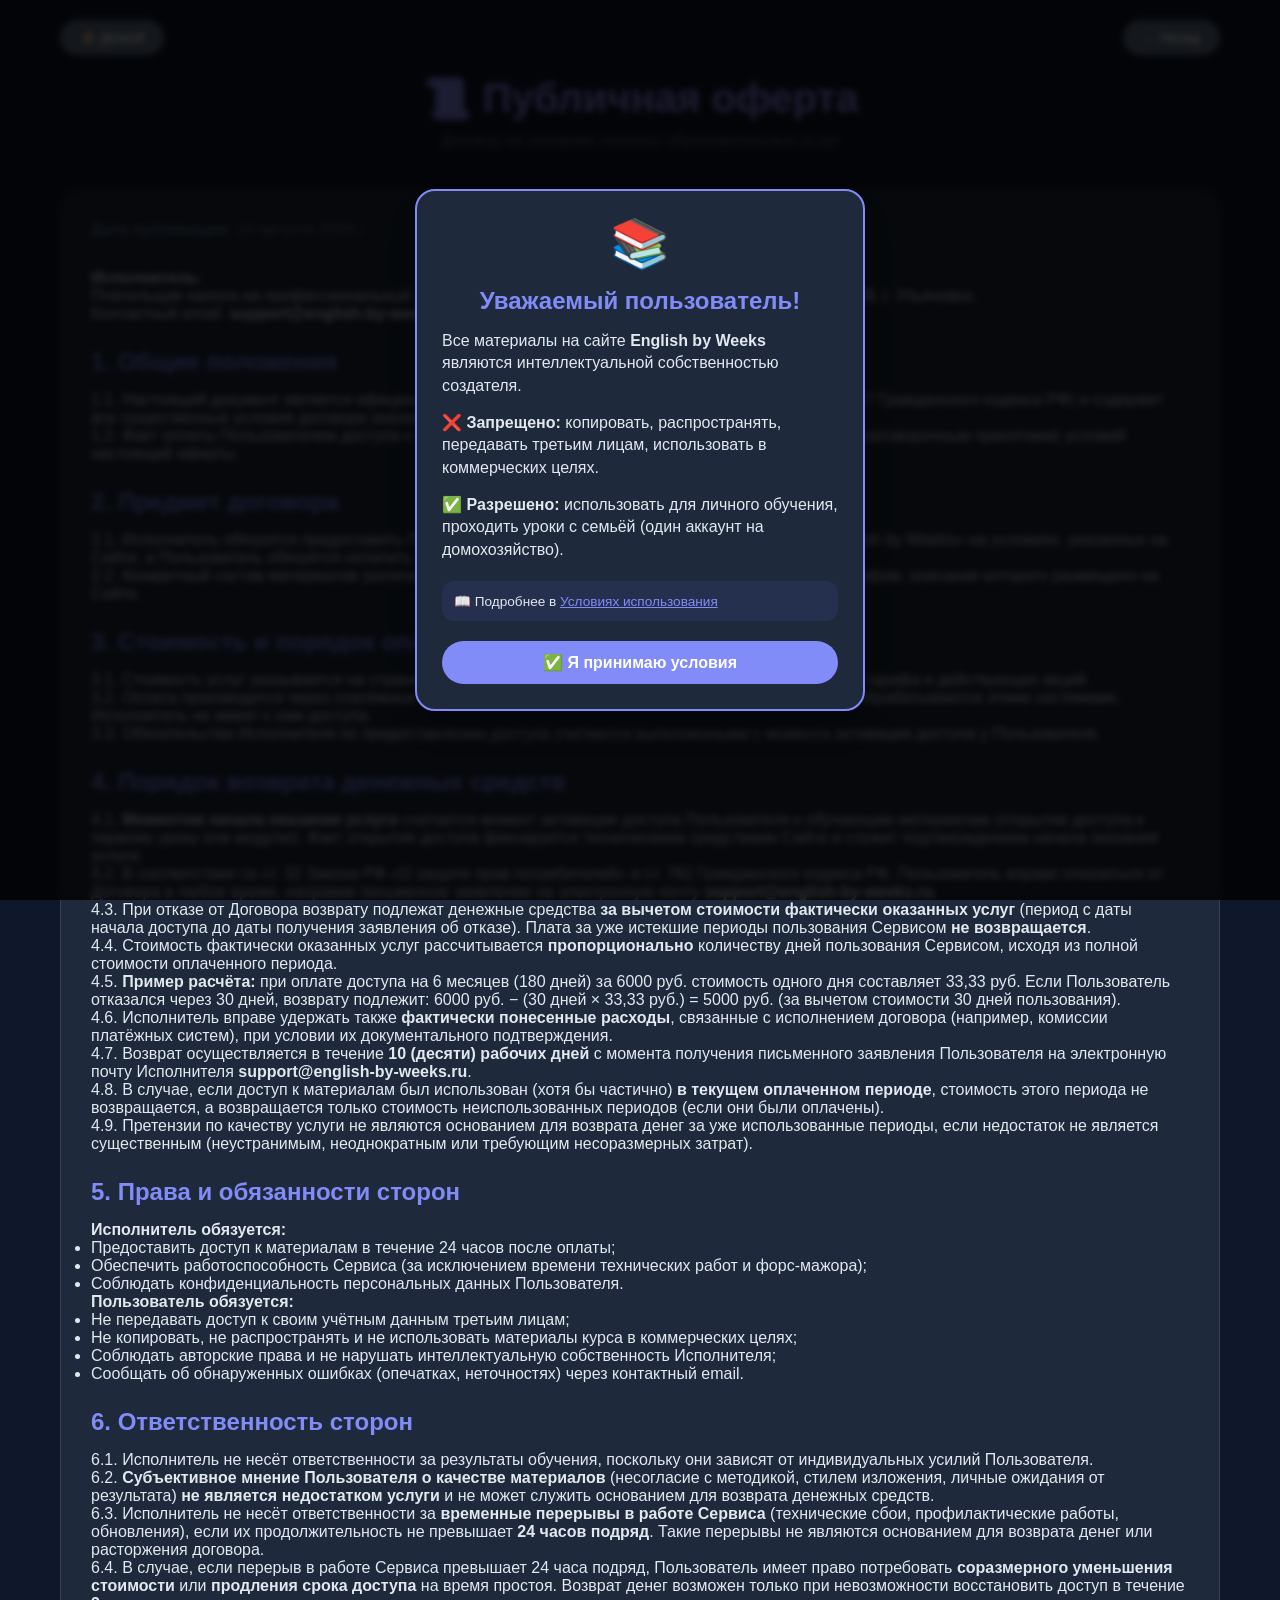
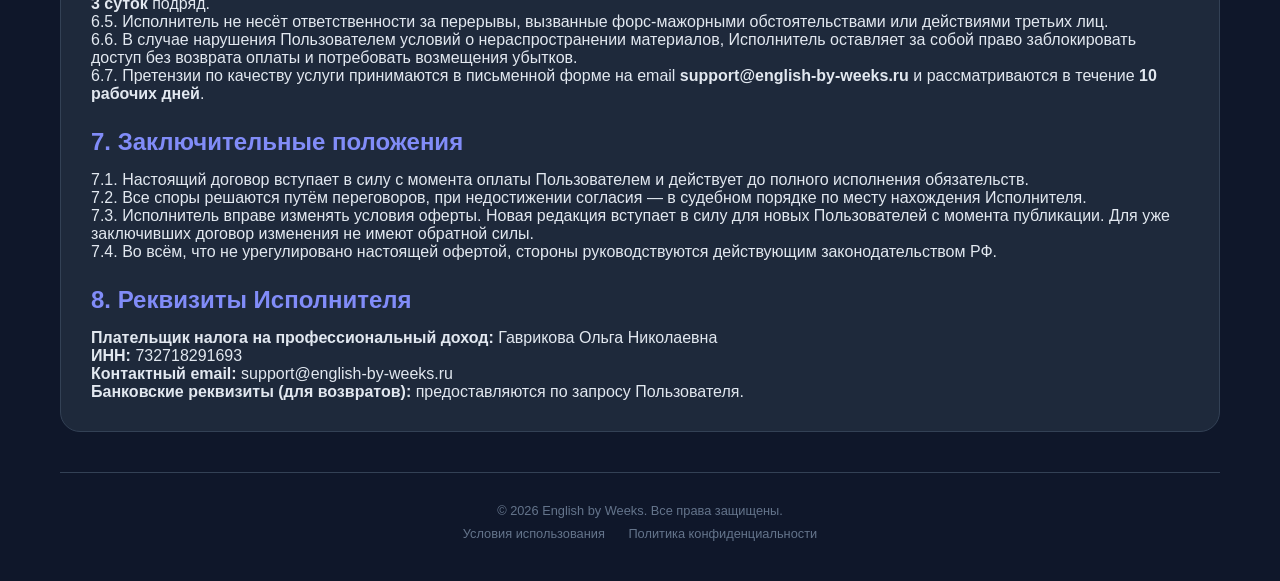
<file: frontend/terms.html>
<!DOCTYPE html>
<html lang="ru">
<head>
    <meta charset="UTF-8">
    <meta name="viewport" content="width=device-width, initial-scale=1.0, user-scalable=yes">
    <title>Договор-оферта — English by Weeks</title>
    <link rel="stylesheet" href="css/style.css">
    <link rel="icon" type="image/svg+xml" href="icons/icon.svg">
</head>
<body class="school-theme">
    <div class="container">
        <div class="nav-buttons-top">
            <button class="btn-home" onclick="window.location.href='/'">🏠 Домой</button>
            <button class="btn-back" onclick="history.back()">← Назад</button>
        </div>

        <header>
            <h1>📜 Публичная оферта</h1>
            <p>Договор на оказание платных образовательных услуг</p>
        </header>

        <div style="background: var(--card-bg); border-radius: 20px; padding: 30px; margin: 20px 0; border: 1px solid var(--border);">
            <p style="color: var(--gray); margin-bottom: 30px;"><strong>Дата публикации:</strong> 14 августа 2026 г.</p>

            <p><strong>Исполнитель:</strong><br>
            Плательщик налога на профессиональный доход — <strong>Гаврикова Ольга Николаевна</strong>, ИНН <strong>732718291693</strong>, г. Ульяновск.<br>
            Контактный email: <strong>support@english-by-weeks.ru</strong></p>

            <h2 style="color: var(--primary); margin: 25px 0 15px 0;">1. Общие положения</h2>
            <p>1.1. Настоящий документ является официальной публичной офертой (в соответствии со ст. 435 и ст. 437 Гражданского кодекса РФ) и содержит все существенные условия договора оказания платных образовательных услуг.</p>
            <p>1.2. Факт оплаты Пользователем доступа к обучающим материалам признаётся акцептом (полным и безоговорочным принятием) условий настоящей оферты.</p>

            <h2 style="color: var(--primary); margin: 25px 0 15px 0;">2. Предмет договора</h2>
            <p>2.1. Исполнитель обязуется предоставить Пользователю доступ к обучающим материалам курса «English by Weeks» на условиях, указанных на Сайте, а Пользователь обязуется оплатить эти услуги.</p>
            <p>2.2. Конкретный состав материалов (количество недель, уровень, темы) определяется выбранным тарифом, описание которого размещено на Сайте.</p>

            <h2 style="color: var(--primary); margin: 25px 0 15px 0;">3. Стоимость и порядок оплаты</h2>
            <p>3.1. Стоимость услуг указывается на странице оплаты и может меняться в зависимости от выбранного тарифа и действующих акций.</p>
            <p>3.2. Оплата производится через платёжные системы, интегрированные с Сайтом. Платёжные данные обрабатываются этими системами, Исполнитель не имеет к ним доступа.</p>
            <p>3.3. Обязательства Исполнителя по предоставлению доступа считаются выполненными с момента активации доступа у Пользователя.</p>

            <h2 style="color: var(--primary); margin: 25px 0 15px 0;">4. Порядок возврата денежных средств</h2>
            <p>4.1. <strong>Моментом начала оказания услуги</strong> считается момент активации доступа Пользователя к обучающим материалам (открытие доступа к первому уроку или модулю). Факт открытия доступа фиксируется техническими средствами Сайта и служит подтверждением начала оказания услуги.</p>
            <p>4.2. В соответствии со ст. 32 Закона РФ «О защите прав потребителей» и ст. 782 Гражданского кодекса РФ, Пользователь вправе отказаться от Договора в любое время, направив письменное заявление на электронную почту <strong>support@english-by-weeks.ru</strong>.</p>
            <p>4.3. При отказе от Договора возврату подлежат денежные средства <strong>за вычетом стоимости фактически оказанных услуг</strong> (период с даты начала доступа до даты получения заявления об отказе). Плата за уже истекшие периоды пользования Сервисом <strong>не возвращается</strong>.</p>
            <p>4.4. Стоимость фактически оказанных услуг рассчитывается <strong>пропорционально</strong> количеству дней пользования Сервисом, исходя из полной стоимости оплаченного периода.</p>
            <p>4.5. <strong>Пример расчёта:</strong> при оплате доступа на 6 месяцев (180 дней) за 6000 руб. стоимость одного дня составляет 33,33 руб. Если Пользователь отказался через 30 дней, возврату подлежит: 6000 руб. − (30 дней × 33,33 руб.) = 5000 руб. (за вычетом стоимости 30 дней пользования).</p>
            <p>4.6. Исполнитель вправе удержать также <strong>фактически понесенные расходы</strong>, связанные с исполнением договора (например, комиссии платёжных систем), при условии их документального подтверждения.</p>
            <p>4.7. Возврат осуществляется в течение <strong>10 (десяти) рабочих дней</strong> с момента получения письменного заявления Пользователя на электронную почту Исполнителя <strong>support@english-by-weeks.ru</strong>.</p>
            <p>4.8. В случае, если доступ к материалам был использован (хотя бы частично) <strong>в текущем оплаченном периоде</strong>, стоимость этого периода не возвращается, а возвращается только стоимость неиспользованных периодов (если они были оплачены).</p>
            <p>4.9. Претензии по качеству услуги не являются основанием для возврата денег за уже использованные периоды, если недостаток не является существенным (неустранимым, неоднократным или требующим несоразмерных затрат).</p>

            <h2 style="color: var(--primary); margin: 25px 0 15px 0;">5. Права и обязанности сторон</h2>
            <p><strong>Исполнитель обязуется:</strong></p>
            <ul>
                <li>Предоставить доступ к материалам в течение 24 часов после оплаты;</li>
                <li>Обеспечить работоспособность Сервиса (за исключением времени технических работ и форс-мажора);</li>
                <li>Соблюдать конфиденциальность персональных данных Пользователя.</li>
            </ul>
            <p><strong>Пользователь обязуется:</strong></p>
            <ul>
                <li>Не передавать доступ к своим учётным данным третьим лицам;</li>
                <li>Не копировать, не распространять и не использовать материалы курса в коммерческих целях;</li>
                <li>Соблюдать авторские права и не нарушать интеллектуальную собственность Исполнителя;</li>
                <li>Сообщать об обнаруженных ошибках (опечатках, неточностях) через контактный email.</li>
            </ul>

            <h2 style="color: var(--primary); margin: 25px 0 15px 0;">6. Ответственность сторон</h2>
            <p>6.1. Исполнитель не несёт ответственности за результаты обучения, поскольку они зависят от индивидуальных усилий Пользователя.</p>
            <p>6.2. <strong>Субъективное мнение Пользователя о качестве материалов</strong> (несогласие с методикой, стилем изложения, личные ожидания от результата) <strong>не является недостатком услуги</strong> и не может служить основанием для возврата денежных средств.</p>
            <p>6.3. Исполнитель не несёт ответственности за <strong>временные перерывы в работе Сервиса</strong> (технические сбои, профилактические работы, обновления), если их продолжительность не превышает <strong>24 часов подряд</strong>. Такие перерывы не являются основанием для возврата денег или расторжения договора.</p>
            <p>6.4. В случае, если перерыв в работе Сервиса превышает 24 часа подряд, Пользователь имеет право потребовать <strong>соразмерного уменьшения стоимости</strong> или <strong>продления срока доступа</strong> на время простоя. Возврат денег возможен только при невозможности восстановить доступ в течение <strong>3 суток</strong> подряд.</p>
            <p>6.5. Исполнитель не несёт ответственности за перерывы, вызванные форс-мажорными обстоятельствами или действиями третьих лиц.</p>
            <p>6.6. В случае нарушения Пользователем условий о нераспространении материалов, Исполнитель оставляет за собой право заблокировать доступ без возврата оплаты и потребовать возмещения убытков.</p>
            <p>6.7. Претензии по качеству услуги принимаются в письменной форме на email <strong>support@english-by-weeks.ru</strong> и рассматриваются в течение <strong>10 рабочих дней</strong>.</p>

            <h2 style="color: var(--primary); margin: 25px 0 15px 0;">7. Заключительные положения</h2>
            <p>7.1. Настоящий договор вступает в силу с момента оплаты Пользователем и действует до полного исполнения обязательств.</p>
            <p>7.2. Все споры решаются путём переговоров, при недостижении согласия — в судебном порядке по месту нахождения Исполнителя.</p>
            <p>7.3. Исполнитель вправе изменять условия оферты. Новая редакция вступает в силу для новых Пользователей с момента публикации. Для уже заключивших договор изменения не имеют обратной силы.</p>
            <p>7.4. Во всём, что не урегулировано настоящей офертой, стороны руководствуются действующим законодательством РФ.</p>

            <h2 style="color: var(--primary); margin: 25px 0 15px 0;">8. Реквизиты Исполнителя</h2>
            <p><strong>Плательщик налога на профессиональный доход:</strong> Гаврикова Ольга Николаевна</p>
            <p><strong>ИНН:</strong> 732718291693</p>
            <p><strong>Контактный email:</strong> support@english-by-weeks.ru</p>
            <p><strong>Банковские реквизиты (для возвратов):</strong> предоставляются по запросу Пользователя.</p>
        </div>

        <footer class="site-footer">
            <p>© <span id="currentYear"></span> English by Weeks. Все права защищены.</p>
            <div class="footer-links">
                <a href="/terms.html">Условия использования</a>
                <a href="/privacy.html">Политика конфиденциальности</a>
            </div>
        </footer>
    </div>
    <script src="js/common.js"></script>
    <script>
        document.getElementById('currentYear').textContent = new Date().getFullYear();
    </script>
</body>
</html>
</file>
<file: docs/css/style.css>
/* frontend/css/style.css */

* {
    margin: 0;
    padding: 0;
    box-sizing: border-box;
}

:root {
    --primary: #6366f1;
    --primary-dark: #4f46e5;
    --secondary: #8b5cf6;
    --success: #10b981;
    --danger: #ef4444;
    --warning: #f59e0b;
    --dark: #1e293b;
    --light: #f8fafc;
    --gray: #64748b;
    --card-bg: #ffffff;
    --body-bg: #f1f5f9;
    --text: #334155;
    --border: #e2e8f0;
}

body.dark {
    --primary: #818cf8;
    --primary-dark: #6366f1;
    --secondary: #a78bfa;
    --card-bg: #1e293b;
    --body-bg: #0f172a;
    --text: #e2e8f0;
    --border: #334155;
}

body {
    font-family: 'Segoe UI', Tahoma, Geneva, Verdana, sans-serif;
    background: var(--body-bg);
    color: var(--text);
    min-height: 100vh;
    transition: all 0.3s;
}

.container {
    max-width: 1200px;
    margin: 0 auto;
    padding: 20px;
}

header {
    text-align: center;
    margin-bottom: 40px;
    position: relative;
}

header h1 {
    font-size: 2.5rem;
    background: linear-gradient(135deg, var(--primary), var(--secondary));
    -webkit-background-clip: text;
    background-clip: text;
    color: transparent;
    margin-bottom: 10px;
}

header p {
    color: var(--gray);
}

.theme-toggle {
    position: absolute;
    top: 0;
    right: 0;
    background: var(--card-bg);
    border: 1px solid var(--border);
    border-radius: 30px;
    padding: 8px 16px;
    cursor: pointer;
    color: var(--text);
    font-size: 0.9rem;
}

.nav-buttons-top, .nav-buttons-bottom {
    display: flex;
    justify-content: space-between;
    margin-bottom: 20px;
    flex-wrap: wrap;
    gap: 10px;
}

.btn-home, .btn-back {
    background: var(--gray);
    color: white;
    border: none;
    padding: 10px 20px;
    border-radius: 30px;
    cursor: pointer;
    font-weight: 600;
    transition: all 0.2s;
}

.btn-home:hover, .btn-back:hover {
    transform: translateY(-2px);
    filter: brightness(1.05);
}

.audience-switch {
    display: flex;
    gap: 20px;
    justify-content: center;
    margin-bottom: 30px;
    flex-wrap: wrap;
}

.audience-btn {
    padding: 12px 28px;
    border: 2px solid var(--border);
    background: var(--card-bg);
    color: var(--text);
    border-radius: 40px;
    cursor: pointer;
    font-weight: 600;
    font-size: 1rem;
    transition: all 0.2s;
}

.audience-btn.active {
    background: var(--primary);
    border-color: var(--primary);
    color: white;
}

.audience-btn:hover:not(.active) {
    background: rgba(99, 102, 241, 0.1);
}

.levels-grid {
    display: grid;
    grid-template-columns: repeat(auto-fill, minmax(280px, 1fr));
    gap: 24px;
    margin-bottom: 40px;
}

.level-card, .class-card {
    background: var(--card-bg);
    border-radius: 20px;
    padding: 24px;
    cursor: pointer;
    transition: all 0.3s;
    border: 1px solid var(--border);
    text-align: center;
}

.level-card:hover, .class-card:hover {
    transform: translateY(-4px);
    box-shadow: 0 20px 25px -12px rgba(0, 0, 0, 0.2);
}

.level-card.coming-soon, .class-card.coming-soon {
    opacity: 0.6;
    cursor: not-allowed;
}

.level-card.coming-soon:hover, .class-card.coming-soon:hover {
    transform: none;
}

.level-icon, .class-icon {
    font-size: 3rem;
    margin-bottom: 16px;
}

.level-title, .class-title {
    font-size: 1.5rem;
    font-weight: bold;
    margin-bottom: 8px;
}

.level-badge {
    background: var(--primary);
    padding: 6px 14px;
    border-radius: 30px;
    font-size: 0.85rem;
    color: white;
    display: inline-block;
    margin-top: 12px;
}

.stats-bar {
    display: flex;
    justify-content: center;
    gap: 20px;
    margin-bottom: 40px;
    flex-wrap: wrap;
}

.stat-card {
    background: var(--card-bg);
    border-radius: 20px;
    padding: 15px 25px;
    text-align: center;
    min-width: 120px;
    box-shadow: 0 4px 6px -1px rgba(0, 0, 0, 0.1);
    border: 1px solid var(--border);
}

.stat-value {
    font-size: 2rem;
    font-weight: bold;
    color: var(--primary);
}

.stat-label {
    font-size: 0.85rem;
    color: var(--gray);
}

.day-block {
    margin-bottom: 24px;
    border: 1px solid var(--border);
    border-radius: 16px;
    overflow: hidden;
}

.day-header {
    background: var(--card-bg);
    padding: 16px 20px;
    cursor: pointer;
    display: flex;
    justify-content: space-between;
    align-items: center;
    flex-wrap: wrap;
    gap: 10px;
}

.day-header h3 {
    margin: 0;
}

.day-status-badge {
    padding: 4px 12px;
    border-radius: 20px;
    font-size: 0.8rem;
    font-weight: 600;
}

.day-status-badge.completed {
    background: var(--success);
    color: white;
}

.day-status-badge.current {
    background: var(--primary);
    color: white;
}

.day-content {
    padding: 20px;
    background: var(--body-bg);
    display: none;
}

.day-content.open {
    display: block;
}

.grammar-card {
    background: var(--card-bg);
    border-radius: 20px;
    padding: 24px;
    margin-bottom: 24px;
    border: 1px solid var(--border);
}

.grammar-card h3 {
    color: var(--primary);
    margin-bottom: 16px;
}

.grammar-rule {
    background: rgba(99, 102, 241, 0.1);
    padding: 16px;
    border-radius: 12px;
    margin: 16px 0;
    white-space: pre-wrap;
}

.grammar-example {
    background: var(--body-bg);
    padding: 10px;
    border-radius: 8px;
    margin: 8px 0;
    font-style: italic;
    display: flex;
    align-items: center;
    flex-wrap: wrap;
    gap: 8px;
}

.vocab-grid {
    display: grid;
    grid-template-columns: repeat(auto-fill, minmax(200px, 1fr));
    gap: 16px;
    margin-bottom: 24px;
}

.vocab-item {
    background: var(--card-bg);
    border-radius: 12px;
    padding: 16px;
    text-align: center;
    border: 1px solid var(--border);
    transition: transform 0.2s;
}

.vocab-item:hover {
    transform: translateY(-2px);
}

.vocab-icon {
    font-size: 2rem;
    margin-bottom: 8px;
}

.vocab-word {
    font-weight: bold;
    font-size: 1rem;
}

.vocab-transcription {
    font-size: 0.7rem;
    color: var(--gray);
}

.vocab-translation {
    font-size: 0.8rem;
    color: var(--gray);
    margin-top: 4px;
}

.vocab-example {
    font-size: 0.7rem;
    color: var(--gray);
    margin-top: 8px;
    font-style: italic;
}

.exercise-card {
    background: var(--card-bg);
    border-radius: 16px;
    padding: 20px;
    margin-bottom: 20px;
    border-left: 4px solid var(--primary);
    border: 1px solid var(--border);
}

.exercise-card.correct {
    border-left-color: var(--success);
}

.exercise-card.incorrect {
    border-left-color: var(--danger);
}

.exercise-question {
    font-size: 1rem;
    margin-bottom: 16px;
    font-weight: 500;
    display: flex;
    align-items: center;
    flex-wrap: wrap;
    gap: 8px;
}

.options {
    display: flex;
    flex-direction: column;
    gap: 8px;
    margin-bottom: 16px;
}

.option {
    padding: 8px 12px;
    background: var(--body-bg);
    border-radius: 8px;
    cursor: pointer;
    transition: all 0.2s;
    border: 1px solid var(--border);
    display: flex;
    align-items: center;
    gap: 8px;
    flex-wrap: wrap;
}

.option:hover {
    background: rgba(99, 102, 241, 0.1);
}

.option.selected {
    background: var(--primary);
    color: white;
    border-color: var(--primary);
}

.fill-input {
    width: 100%;
    padding: 12px;
    border: 1px solid var(--border);
    border-radius: 10px;
    background: var(--card-bg);
    color: var(--text);
    margin-bottom: 16px;
}

.fill-input:focus {
    outline: none;
    border-color: var(--primary);
}

.btn-check {
    background: var(--primary);
    color: white;
    border: none;
    padding: 10px 20px;
    border-radius: 25px;
    cursor: pointer;
    font-weight: 600;
    transition: all 0.2s;
}

.btn-check:hover {
    background: var(--primary-dark);
    transform: translateY(-1px);
}

.btn-next {
    background: var(--primary);
    color: white;
    border: none;
    padding: 12px 24px;
    border-radius: 30px;
    cursor: pointer;
    font-weight: 600;
    transition: all 0.2s;
}

.btn-next:hover {
    transform: translateY(-2px);
    filter: brightness(1.05);
}

.explanation {
    margin-top: 16px;
    padding: 12px;
    background: rgba(16, 185, 129, 0.1);
    border-radius: 10px;
    display: none;
    font-size: 0.9rem;
}

.explanation.show {
    display: block;
}

.adaptive-hint {
    background: rgba(245, 158, 11, 0.1);
    border-left: 4px solid var(--warning);
    padding: 16px;
    margin: 20px 0;
    border-radius: 10px;
}

.adaptive-hint h4 {
    color: var(--warning);
    margin-bottom: 8px;
}

.speak-sentence-btn {
    background: none;
    border: none;
    cursor: pointer;
    font-size: 1rem;
    padding: 4px 8px;
    border-radius: 20px;
    transition: all 0.2s;
}

.speak-sentence-btn:hover {
    background: rgba(99, 102, 241, 0.2);
}

.toast {
    position: fixed;
    bottom: 20px;
    left: 50%;
    transform: translateX(-50%);
    background: var(--success);
    color: white;
    padding: 10px 20px;
    border-radius: 30px;
    font-size: 14px;
    z-index: 1000;
    animation: fadeInOut 2s ease forwards;
}

.toast.error {
    background: var(--danger);
}

.toast.info {
    background: var(--warning);
}

@keyframes fadeInOut {
    0% { opacity: 0; transform: translateX(-50%) translateY(20px); }
    15% { opacity: 1; transform: translateX(-50%) translateY(0); }
    85% { opacity: 1; transform: translateX(-50%) translateY(0); }
    100% { opacity: 0; transform: translateX(-50%) translateY(-20px); }
}

.timetable-grid {
    overflow-x: auto;
}

.timetable-row {
    display: grid;
    grid-template-columns: 80px repeat(5, 1fr);
    gap: 8px;
    align-items: center;
    min-width: 500px;
    margin-bottom: 8px;
}

.timetable-time {
    font-weight: bold;
    background: var(--primary);
    color: white;
    padding: 8px;
    border-radius: 8px;
    text-align: center;
}

.timetable-subject {
    background: var(--body-bg);
    padding: 8px;
    border-radius: 8px;
    text-align: center;
}

.certificate-modal {
    animation: fadeIn 0.3s ease;
}

@keyframes fadeIn {
    from { opacity: 0; }
    to { opacity: 1; }
}

@media (max-width: 600px) {
    .container { padding: 16px; }

    header {
        position: relative;
        padding-top: 50px;
        margin-bottom: 20px;
    }

    header h1 {
        font-size: 1.5rem;
        margin-top: 10px;
    }

    .theme-toggle {
        position: absolute;
        top: 0;
        right: 0;
        left: auto;
        font-size: 0.7rem;
        padding: 5px 10px;
    }

    .nav-buttons-top, .nav-buttons-bottom {
        flex-direction: column;
    }

    .btn-home, .btn-back {
        width: 100%;
        text-align: center;
    }

    .stats-bar { gap: 8px; }
    .stat-card { padding: 8px 12px; min-width: 70px; }
    .stat-value { font-size: 1.2rem; }
    .stat-label { font-size: 0.7rem; }

    .weeks-grid { grid-template-columns: 1fr; }
    .vocab-grid { grid-template-columns: 1fr; }

    .audience-btn { padding: 6px 12px; font-size: 0.8rem; }

    .day-header h3 { font-size: 0.9rem; }
    .day-status-badge { font-size: 0.65rem; }

    .grammar-card, .exercise-card { padding: 12px; }
    .exercise-question { font-size: 0.9rem; }

    .option { padding: 8px 12px; font-size: 0.85rem; }
    .btn-check, .btn-next { padding: 8px 16px; font-size: 0.85rem; }

    .timetable-row {
        min-width: 450px;
        gap: 4px;
    }

    .timetable-time { font-size: 0.7rem; padding: 4px; }
    .timetable-subject { font-size: 0.65rem; padding: 4px; }
}

/* ========== ЗАГОЛОВОК НЕДЕЛИ В РАМКЕ ========== */
.week-title-wrapper {
    display: inline-block;
    background: var(--card-bg) !important;
    padding: 16px 32px;
    border-radius: 16px;
    border: 3px solid var(--primary) !important;
    box-shadow: 0 8px 20px rgba(0, 0, 0, 0.08);
    margin-bottom: 8px;
}

header .week-title-wrapper h1 {
    margin: 0;
    font-size: 2rem;
    color: var(--text) !important;
    background: none !important;
    -webkit-background-clip: unset !important;
    background-clip: unset !important;
    background-image: none !important;
}

/* ========== КЛИКАБЕЛЬНЫЕ СЛОВА (БЕЗ ПОДЧЁРКИВАНИЯ) ========== */
.clickable-word,
.clickable-word:link,
.clickable-word:visited,
.clickable-word:hover,
.clickable-word:active,
a .clickable-word,
.clickable-word a {
    text-decoration: none !important;
    border-bottom: none !important;
    cursor: pointer;
    transition: background 0.2s;
}

.clickable-word:hover {
    background: rgba(99, 102, 241, 0.1);
    border-radius: 4px;
}

.tip-section {
    background: linear-gradient(135deg, rgba(249,115,22,0.08), rgba(139,92,246,0.08));
    border-radius: 20px;
    padding: 25px 30px;
    margin: 40px 0 30px;
    border-left: 4px solid var(--primary);
    position: relative;
    overflow: hidden;
}
.tip-label {
    display: inline-block;
    background: var(--primary);
    color: white;
    padding: 4px 12px;
    border-radius: 30px;
    font-size: 0.7rem;
    font-weight: 600;
    text-transform: uppercase;
    letter-spacing: 0.5px;
    margin-bottom: 15px;
}

.tip-content {
    font-size: 1rem;
    line-height: 1.5;
    color: var(--text);
    margin-bottom: 15px;
    padding-right: 20px;
}

.tip-icon {
    font-size: 1.5rem;
    margin-right: 10px;
    vertical-align: middle;
}

.tip-refresh {
    background: none;
    border: none;
    color: var(--gray);
    font-size: 0.7rem;
    cursor: pointer;
    transition: color 0.2s;
    padding: 5px 10px;
    border-radius: 20px;
}

.tip-refresh:hover {
    color: var(--primary);
    background: rgba(99, 102, 241, 0.1);
}

/* ========== БЛОК "О ПРОЕКТЕ" ========== */
.about-section {
    background: var(--card-bg);
    border-radius: 24px;
    padding: 40px;
    margin: 50px 0;
    border: 1px solid var(--border);
    box-shadow: 0 4px 20px rgba(0, 0, 0, 0.05);
}

.about-container {
    display: flex;
    flex-wrap: wrap;
    gap: 40px;
    align-items: flex-start;
}

.about-icon {
    flex: 0 0 120px;
    text-align: center;
    padding-top: 10px;
}

.about-icon-main {
    font-size: 4.5rem;
    display: block;
    margin-bottom: 10px;
}

.about-content {
    flex: 1;
    min-width: 250px;
}

.about-title {
    color: var(--primary);
    margin-bottom: 20px;
    font-size: 1.8rem;
    font-weight: 700;
    letter-spacing: -0.3px;
    position: relative;
    padding-bottom: 12px;
}

.about-title::after {
    content: '';
    position: absolute;
    bottom: 0;
    left: 0;
    width: 60px;
    height: 3px;
    background: var(--primary);
    border-radius: 3px;
}

.about-text {
    margin-bottom: 16px;
    line-height: 1.6;
    color: var(--text);
    font-size: 1rem;
}

.about-text strong {
    color: var(--primary);
    font-weight: 600;
}

.about-badges {
    display: flex;
    flex-wrap: wrap;
    gap: 12px;
    margin-top: 25px;
}

.about-badge {
    background: rgba(99, 102, 241, 0.08);
    padding: 6px 14px;
    border-radius: 30px;
    font-size: 0.8rem;
    font-weight: 500;
    color: var(--primary);
    border: 1px solid rgba(99, 102, 241, 0.15);
    transition: all 0.2s ease;
}

.about-badge:hover {
    background: rgba(99, 102, 241, 0.15);
    transform: translateY(-2px);
}

/* ========== БЛОК ОБРАТНОЙ СВЯЗИ ========== */
.feedback-section {
    background: linear-gradient(135deg, rgba(99, 102, 241, 0.05), rgba(139, 92, 246, 0.05));
    border-radius: 24px;
    padding: 35px;
    margin: 50px 0;
    border: 1px solid var(--border);
    text-align: center;
}

.feedback-title {
    font-size: 1.6rem;
    font-weight: 700;
    color: var(--primary);
    margin-bottom: 15px;
}

.feedback-subtitle {
    font-size: 1rem;
    color: var(--gray);
    margin-bottom: 25px;
    max-width: 600px;
    margin-left: auto;
    margin-right: auto;
}

.feedback-buttons {
    display: flex;
    flex-wrap: wrap;
    justify-content: center;
    gap: 15px;
    margin-bottom: 25px;
}

.feedback-btn {
    display: inline-flex;
    align-items: center;
    gap: 8px;
    background: var(--card-bg);
    border: 1px solid var(--border);
    border-radius: 40px;
    padding: 10px 24px;
    font-size: 0.9rem;
    font-weight: 500;
    color: var(--text);
    text-decoration: none;
    transition: all 0.2s ease;
    cursor: pointer;
}

.feedback-btn:hover {
    transform: translateY(-2px);
    border-color: var(--primary);
    box-shadow: 0 4px 12px rgba(0, 0, 0, 0.1);
}

.feedback-btn-primary {
    background: var(--primary);
    border-color: var(--primary);
    color: white;
}

.feedback-btn-primary:hover {
    background: var(--primary-dark);
    transform: translateY(-2px);
}

/* ========== АДАПТИВНОСТЬ ДЛЯ ЭТИХ БЛОКОВ ========== */
@media (max-width: 600px) {
    .about-section {
        padding: 25px;
        margin: 30px 0;
    }
    .about-container {
        flex-direction: column;
        align-items: center;
        text-align: center;
        gap: 20px;
    }
    .about-icon {
        flex: 0 0 auto;
    }
    .about-title::after {
        left: 50%;
        transform: translateX(-50%);
    }
    .about-badges {
        justify-content: center;
    }
    .feedback-section {
        padding: 25px;
        margin: 30px 0;
    }
    .feedback-title {
        font-size: 1.3rem;
    }
    .feedback-buttons {
        flex-direction: column;
        align-items: stretch;
    }
    .feedback-btn {
        justify-content: center;
    }
}

/* ========== ПОДВАЛ (ФУТЕР) ========== */
.site-footer {
    text-align: center;
    padding: 30px 20px 20px;
    margin-top: 40px;
    border-top: 1px solid var(--border);
    font-size: 0.8rem;
    color: var(--gray);
}

.site-footer a {
    color: var(--gray);
    text-decoration: none;
    margin: 0 10px;
    transition: color 0.2s;
}

.site-footer a:hover {
    color: var(--primary);
}

.footer-links {
    margin-top: 8px;
}

/* Адаптация для мобильных устройств */
@media (max-width: 600px) {
    .site-footer {
        padding: 20px 16px 16px;
        margin-top: 20px;
        font-size: 0.7rem;
    }
    .footer-links a {
        display: inline-block;
        margin: 4px 6px;
    }
}

/* ========== КНОПКИ ОЗВУЧКИ В СЛОВАРЕ ========== */
.vocab-item button {
    background: none;
    border: none;
    cursor: pointer;
    color: var(--text);          /* наследуем цвет текста темы */
    font-size: 0.85rem;
    transition: color 0.2s, background 0.2s;
    padding: 4px 8px;
    border-radius: 4px;
}

.vocab-item button:hover {
    color: var(--primary);       /* при наведении — акцентный цвет */
    background: rgba(99, 102, 241, 0.1);
}

/* ========== ВЫРАВНИВАНИЕ ТЕКСТА ПО ШИРИНЕ ========== */

/* Для правил в грамматике */
.grammar-rule {
    text-align: justify;
    hyphens: auto;
    -webkit-hyphens: auto;
    -moz-hyphens: auto;
    word-wrap: break-word;
}

/* Для текстов чтения в упражнениях */
.exercise-card .reading-text,
.exercise-card .reading-text p,
.reading-container {
    text-align: justify;
    hyphens: auto;
    -webkit-hyphens: auto;
    -moz-hyphens: auto;
    word-wrap: break-word;
}

/* Дополнительно: улучшаем читаемость (опционально) */
.grammar-rule {
    line-height: 1.6;
    padding: 16px;
}

.reading-container {
    line-height: 1.6;
    padding: 16px;
}
</file>
<file: frontend/css/style.css>
/* frontend/css/style.css */

* {
    margin: 0;
    padding: 0;
    box-sizing: border-box;
}

:root {
    --primary: #6366f1;
    --primary-dark: #4f46e5;
    --secondary: #8b5cf6;
    --success: #10b981;
    --danger: #ef4444;
    --warning: #f59e0b;
    --dark: #1e293b;
    --light: #f8fafc;
    --gray: #64748b;
    --card-bg: #ffffff;
    --body-bg: #f1f5f9;
    --text: #334155;
    --border: #e2e8f0;
}

body.dark {
    --primary: #818cf8;
    --primary-dark: #6366f1;
    --secondary: #a78bfa;
    --card-bg: #1e293b;
    --body-bg: #0f172a;
    --text: #e2e8f0;
    --border: #334155;
}

body {
    font-family: 'Segoe UI', Tahoma, Geneva, Verdana, sans-serif;
    background: var(--body-bg);
    color: var(--text);
    min-height: 100vh;
    transition: all 0.3s;
}

.container {
    max-width: 1200px;
    margin: 0 auto;
    padding: 20px;
}

header {
    text-align: center;
    margin-bottom: 40px;
    position: relative;
}

header h1 {
    font-size: 2.5rem;
    background: linear-gradient(135deg, var(--primary), var(--secondary));
    -webkit-background-clip: text;
    background-clip: text;
    color: transparent;
    margin-bottom: 10px;
}

header p {
    color: var(--gray);
}

.theme-toggle {
    position: absolute;
    top: 0;
    right: 0;
    background: var(--card-bg);
    border: 1px solid var(--border);
    border-radius: 30px;
    padding: 8px 16px;
    cursor: pointer;
    color: var(--text);
    font-size: 0.9rem;
}

.nav-buttons-top, .nav-buttons-bottom {
    display: flex;
    justify-content: space-between;
    margin-bottom: 20px;
    flex-wrap: wrap;
    gap: 10px;
}

.btn-home, .btn-back {
    background: var(--gray);
    color: white;
    border: none;
    padding: 10px 20px;
    border-radius: 30px;
    cursor: pointer;
    font-weight: 600;
    transition: all 0.2s;
}

.btn-home:hover, .btn-back:hover {
    transform: translateY(-2px);
    filter: brightness(1.05);
}

.audience-switch {
    display: flex;
    gap: 20px;
    justify-content: center;
    margin-bottom: 30px;
    flex-wrap: wrap;
}

.audience-btn {
    padding: 12px 28px;
    border: 2px solid var(--border);
    background: var(--card-bg);
    color: var(--text);
    border-radius: 40px;
    cursor: pointer;
    font-weight: 600;
    font-size: 1rem;
    transition: all 0.2s;
}

.audience-btn.active {
    background: var(--primary);
    border-color: var(--primary);
    color: white;
}

.audience-btn:hover:not(.active) {
    background: rgba(99, 102, 241, 0.1);
}

.levels-grid {
    display: grid;
    grid-template-columns: repeat(auto-fill, minmax(280px, 1fr));
    gap: 24px;
    margin-bottom: 40px;
}

.level-card, .class-card {
    background: var(--card-bg);
    border-radius: 20px;
    padding: 24px;
    cursor: pointer;
    transition: all 0.3s;
    border: 1px solid var(--border);
    text-align: center;
}

.level-card:hover, .class-card:hover {
    transform: translateY(-4px);
    box-shadow: 0 20px 25px -12px rgba(0, 0, 0, 0.2);
}

.level-card.coming-soon, .class-card.coming-soon {
    opacity: 0.6;
    cursor: not-allowed;
}

.level-card.coming-soon:hover, .class-card.coming-soon:hover {
    transform: none;
}

.level-icon, .class-icon {
    font-size: 3rem;
    margin-bottom: 16px;
}

.level-title, .class-title {
    font-size: 1.5rem;
    font-weight: bold;
    margin-bottom: 8px;
}

.level-badge {
    background: var(--primary);
    padding: 6px 14px;
    border-radius: 30px;
    font-size: 0.85rem;
    color: white;
    display: inline-block;
    margin-top: 12px;
}

.stats-bar {
    display: flex;
    justify-content: center;
    gap: 20px;
    margin-bottom: 40px;
    flex-wrap: wrap;
}

.stat-card {
    background: var(--card-bg);
    border-radius: 20px;
    padding: 15px 25px;
    text-align: center;
    min-width: 120px;
    box-shadow: 0 4px 6px -1px rgba(0, 0, 0, 0.1);
    border: 1px solid var(--border);
}

.stat-value {
    font-size: 2rem;
    font-weight: bold;
    color: var(--primary);
}

.stat-label {
    font-size: 0.85rem;
    color: var(--gray);
}

.day-block {
    margin-bottom: 24px;
    border: 1px solid var(--border);
    border-radius: 16px;
    overflow: hidden;
}

.day-header {
    background: var(--card-bg);
    padding: 16px 20px;
    cursor: pointer;
    display: flex;
    justify-content: space-between;
    align-items: center;
    flex-wrap: wrap;
    gap: 10px;
}

.day-header h3 {
    margin: 0;
}

.day-status-badge {
    padding: 4px 12px;
    border-radius: 20px;
    font-size: 0.8rem;
    font-weight: 600;
}

.day-status-badge.completed {
    background: var(--success);
    color: white;
}

.day-status-badge.current {
    background: var(--primary);
    color: white;
}

.day-content {
    padding: 20px;
    background: var(--body-bg);
    display: none;
}

.day-content.open {
    display: block;
}

.grammar-card {
    background: var(--card-bg);
    border-radius: 20px;
    padding: 24px;
    margin-bottom: 24px;
    border: 1px solid var(--border);
}

.grammar-card h3 {
    color: var(--primary);
    margin-bottom: 16px;
}

.grammar-rule {
    background: rgba(99, 102, 241, 0.1);
    padding: 16px;
    border-radius: 12px;
    margin: 16px 0;
    white-space: pre-wrap;
}

.grammar-example {
    background: var(--body-bg);
    padding: 10px;
    border-radius: 8px;
    margin: 8px 0;
    font-style: italic;
    display: flex;
    align-items: center;
    flex-wrap: wrap;
    gap: 8px;
}

.vocab-grid {
    display: grid;
    grid-template-columns: repeat(auto-fill, minmax(200px, 1fr));
    gap: 16px;
    margin-bottom: 24px;
}

.vocab-item {
    background: var(--card-bg);
    border-radius: 12px;
    padding: 16px;
    text-align: center;
    border: 1px solid var(--border);
    transition: transform 0.2s;
}

.vocab-item:hover {
    transform: translateY(-2px);
}

.vocab-icon {
    font-size: 2rem;
    margin-bottom: 8px;
}

.vocab-word {
    font-weight: bold;
    font-size: 1rem;
}

.vocab-transcription {
    font-size: 0.7rem;
    color: var(--gray);
}

.vocab-translation {
    font-size: 0.8rem;
    color: var(--gray);
    margin-top: 4px;
}

.vocab-example {
    font-size: 0.7rem;
    color: var(--gray);
    margin-top: 8px;
    font-style: italic;
}

.exercise-card {
    background: var(--card-bg);
    border-radius: 16px;
    padding: 20px;
    margin-bottom: 20px;
    border-left: 4px solid var(--primary);
    border: 1px solid var(--border);
}

.exercise-card.correct {
    border-left-color: var(--success);
}

.exercise-card.incorrect {
    border-left-color: var(--danger);
}

.exercise-question {
    font-size: 1rem;
    margin-bottom: 16px;
    font-weight: 500;
    display: flex;
    align-items: center;
    flex-wrap: wrap;
    gap: 8px;
}

.options {
    display: flex;
    flex-direction: column;
    gap: 8px;
    margin-bottom: 16px;
}

.option {
    padding: 8px 12px;
    background: var(--body-bg);
    border-radius: 8px;
    cursor: pointer;
    transition: all 0.2s;
    border: 1px solid var(--border);
    display: flex;
    align-items: center;
    gap: 8px;
    flex-wrap: wrap;
}

.option:hover {
    background: rgba(99, 102, 241, 0.1);
}

.option.selected {
    background: var(--primary);
    color: white;
    border-color: var(--primary);
}

.fill-input {
    width: 100%;
    padding: 12px;
    border: 1px solid var(--border);
    border-radius: 10px;
    background: var(--card-bg);
    color: var(--text);
    margin-bottom: 16px;
}

.fill-input:focus {
    outline: none;
    border-color: var(--primary);
}

.btn-check {
    background: var(--primary);
    color: white;
    border: none;
    padding: 10px 20px;
    border-radius: 25px;
    cursor: pointer;
    font-weight: 600;
    transition: all 0.2s;
}

.btn-check:hover {
    background: var(--primary-dark);
    transform: translateY(-1px);
}

.btn-next {
    background: var(--primary);
    color: white;
    border: none;
    padding: 12px 24px;
    border-radius: 30px;
    cursor: pointer;
    font-weight: 600;
    transition: all 0.2s;
}

.btn-next:hover {
    transform: translateY(-2px);
    filter: brightness(1.05);
}

.explanation {
    margin-top: 16px;
    padding: 12px;
    background: rgba(16, 185, 129, 0.1);
    border-radius: 10px;
    display: none;
    font-size: 0.9rem;
}

.explanation.show {
    display: block;
}

.adaptive-hint {
    background: rgba(245, 158, 11, 0.1);
    border-left: 4px solid var(--warning);
    padding: 16px;
    margin: 20px 0;
    border-radius: 10px;
}

.adaptive-hint h4 {
    color: var(--warning);
    margin-bottom: 8px;
}

.speak-sentence-btn {
    background: none;
    border: none;
    cursor: pointer;
    font-size: 1rem;
    padding: 4px 8px;
    border-radius: 20px;
    transition: all 0.2s;
}

.speak-sentence-btn:hover {
    background: rgba(99, 102, 241, 0.2);
}

.toast {
    position: fixed;
    bottom: 20px;
    left: 50%;
    transform: translateX(-50%);
    background: var(--success);
    color: white;
    padding: 10px 20px;
    border-radius: 30px;
    font-size: 14px;
    z-index: 1000;
    animation: fadeInOut 2s ease forwards;
}

.toast.error {
    background: var(--danger);
}

.toast.info {
    background: var(--warning);
}

@keyframes fadeInOut {
    0% { opacity: 0; transform: translateX(-50%) translateY(20px); }
    15% { opacity: 1; transform: translateX(-50%) translateY(0); }
    85% { opacity: 1; transform: translateX(-50%) translateY(0); }
    100% { opacity: 0; transform: translateX(-50%) translateY(-20px); }
}

.timetable-grid {
    overflow-x: auto;
}

.timetable-row {
    display: grid;
    grid-template-columns: 80px repeat(5, 1fr);
    gap: 8px;
    align-items: center;
    min-width: 500px;
    margin-bottom: 8px;
}

.timetable-time {
    font-weight: bold;
    background: var(--primary);
    color: white;
    padding: 8px;
    border-radius: 8px;
    text-align: center;
}

.timetable-subject {
    background: var(--body-bg);
    padding: 8px;
    border-radius: 8px;
    text-align: center;
}

.certificate-modal {
    animation: fadeIn 0.3s ease;
}

@keyframes fadeIn {
    from { opacity: 0; }
    to { opacity: 1; }
}

@media (max-width: 600px) {
    .container { padding: 16px; }

    header {
        position: relative;
        padding-top: 50px;
        margin-bottom: 20px;
    }

    header h1 {
        font-size: 1.5rem;
        margin-top: 10px;
    }

    .theme-toggle {
        position: absolute;
        top: 0;
        right: 0;
        left: auto;
        font-size: 0.7rem;
        padding: 5px 10px;
    }

    .nav-buttons-top, .nav-buttons-bottom {
        flex-direction: column;
    }

    .btn-home, .btn-back {
        width: 100%;
        text-align: center;
    }

    .stats-bar { gap: 8px; }
    .stat-card { padding: 8px 12px; min-width: 70px; }
    .stat-value { font-size: 1.2rem; }
    .stat-label { font-size: 0.7rem; }

    .weeks-grid { grid-template-columns: 1fr; }
    .vocab-grid { grid-template-columns: 1fr; }

    .audience-btn { padding: 6px 12px; font-size: 0.8rem; }

    .day-header h3 { font-size: 0.9rem; }
    .day-status-badge { font-size: 0.65rem; }

    .grammar-card, .exercise-card { padding: 12px; }
    .exercise-question { font-size: 0.9rem; }

    .option { padding: 8px 12px; font-size: 0.85rem; }
    .btn-check, .btn-next { padding: 8px 16px; font-size: 0.85rem; }

    .timetable-row {
        min-width: 450px;
        gap: 4px;
    }

    .timetable-time { font-size: 0.7rem; padding: 4px; }
    .timetable-subject { font-size: 0.65rem; padding: 4px; }
}

/* ========== ЗАГОЛОВОК НЕДЕЛИ В РАМКЕ ========== */
.week-title-wrapper {
    display: inline-block;
    background: var(--card-bg) !important;
    padding: 16px 32px;
    border-radius: 16px;
    border: 3px solid var(--primary) !important;
    box-shadow: 0 8px 20px rgba(0, 0, 0, 0.08);
    margin-bottom: 8px;
}

header .week-title-wrapper h1 {
    margin: 0;
    font-size: 2rem;
    color: var(--text) !important;
    background: none !important;
    -webkit-background-clip: unset !important;
    background-clip: unset !important;
    background-image: none !important;
}

/* ========== КЛИКАБЕЛЬНЫЕ СЛОВА (БЕЗ ПОДЧЁРКИВАНИЯ) ========== */
.clickable-word,
.clickable-word:link,
.clickable-word:visited,
.clickable-word:hover,
.clickable-word:active,
a .clickable-word,
.clickable-word a {
    text-decoration: none !important;
    border-bottom: none !important;
    cursor: pointer;
    transition: background 0.2s;
}

.clickable-word:hover {
    background: rgba(99, 102, 241, 0.1);
    border-radius: 4px;
}

.tip-section {
    background: linear-gradient(135deg, rgba(249,115,22,0.08), rgba(139,92,246,0.08));
    border-radius: 20px;
    padding: 25px 30px;
    margin: 40px 0 30px;
    border-left: 4px solid var(--primary);
    position: relative;
    overflow: hidden;
}
.tip-label {
    display: inline-block;
    background: var(--primary);
    color: white;
    padding: 4px 12px;
    border-radius: 30px;
    font-size: 0.7rem;
    font-weight: 600;
    text-transform: uppercase;
    letter-spacing: 0.5px;
    margin-bottom: 15px;
}

.tip-content {
    font-size: 1rem;
    line-height: 1.5;
    color: var(--text);
    margin-bottom: 15px;
    padding-right: 20px;
}

.tip-icon {
    font-size: 1.5rem;
    margin-right: 10px;
    vertical-align: middle;
}

.tip-refresh {
    background: none;
    border: none;
    color: var(--gray);
    font-size: 0.7rem;
    cursor: pointer;
    transition: color 0.2s;
    padding: 5px 10px;
    border-radius: 20px;
}

.tip-refresh:hover {
    color: var(--primary);
    background: rgba(99, 102, 241, 0.1);
}

/* ========== БЛОК "О ПРОЕКТЕ" ========== */
.about-section {
    background: var(--card-bg);
    border-radius: 24px;
    padding: 40px;
    margin: 50px 0;
    border: 1px solid var(--border);
    box-shadow: 0 4px 20px rgba(0, 0, 0, 0.05);
}

.about-container {
    display: flex;
    flex-wrap: wrap;
    gap: 40px;
    align-items: flex-start;
}

.about-icon {
    flex: 0 0 120px;
    text-align: center;
    padding-top: 10px;
}

.about-icon-main {
    font-size: 4.5rem;
    display: block;
    margin-bottom: 10px;
}

.about-content {
    flex: 1;
    min-width: 250px;
}

.about-title {
    color: var(--primary);
    margin-bottom: 20px;
    font-size: 1.8rem;
    font-weight: 700;
    letter-spacing: -0.3px;
    position: relative;
    padding-bottom: 12px;
}

.about-title::after {
    content: '';
    position: absolute;
    bottom: 0;
    left: 0;
    width: 60px;
    height: 3px;
    background: var(--primary);
    border-radius: 3px;
}

.about-text {
    margin-bottom: 16px;
    line-height: 1.6;
    color: var(--text);
    font-size: 1rem;
}

.about-text strong {
    color: var(--primary);
    font-weight: 600;
}

.about-badges {
    display: flex;
    flex-wrap: wrap;
    gap: 12px;
    margin-top: 25px;
}

.about-badge {
    background: rgba(99, 102, 241, 0.08);
    padding: 6px 14px;
    border-radius: 30px;
    font-size: 0.8rem;
    font-weight: 500;
    color: var(--primary);
    border: 1px solid rgba(99, 102, 241, 0.15);
    transition: all 0.2s ease;
}

.about-badge:hover {
    background: rgba(99, 102, 241, 0.15);
    transform: translateY(-2px);
}

/* ========== БЛОК ОБРАТНОЙ СВЯЗИ ========== */
.feedback-section {
    background: linear-gradient(135deg, rgba(99, 102, 241, 0.05), rgba(139, 92, 246, 0.05));
    border-radius: 24px;
    padding: 35px;
    margin: 50px 0;
    border: 1px solid var(--border);
    text-align: center;
}

.feedback-title {
    font-size: 1.6rem;
    font-weight: 700;
    color: var(--primary);
    margin-bottom: 15px;
}

.feedback-subtitle {
    font-size: 1rem;
    color: var(--gray);
    margin-bottom: 25px;
    max-width: 600px;
    margin-left: auto;
    margin-right: auto;
}

.feedback-buttons {
    display: flex;
    flex-wrap: wrap;
    justify-content: center;
    gap: 15px;
    margin-bottom: 25px;
}

.feedback-btn {
    display: inline-flex;
    align-items: center;
    gap: 8px;
    background: var(--card-bg);
    border: 1px solid var(--border);
    border-radius: 40px;
    padding: 10px 24px;
    font-size: 0.9rem;
    font-weight: 500;
    color: var(--text);
    text-decoration: none;
    transition: all 0.2s ease;
    cursor: pointer;
}

.feedback-btn:hover {
    transform: translateY(-2px);
    border-color: var(--primary);
    box-shadow: 0 4px 12px rgba(0, 0, 0, 0.1);
}

.feedback-btn-primary {
    background: var(--primary);
    border-color: var(--primary);
    color: white;
}

.feedback-btn-primary:hover {
    background: var(--primary-dark);
    transform: translateY(-2px);
}

/* ========== АДАПТИВНОСТЬ ДЛЯ ЭТИХ БЛОКОВ ========== */
@media (max-width: 600px) {
    .about-section {
        padding: 25px;
        margin: 30px 0;
    }
    .about-container {
        flex-direction: column;
        align-items: center;
        text-align: center;
        gap: 20px;
    }
    .about-icon {
        flex: 0 0 auto;
    }
    .about-title::after {
        left: 50%;
        transform: translateX(-50%);
    }
    .about-badges {
        justify-content: center;
    }
    .feedback-section {
        padding: 25px;
        margin: 30px 0;
    }
    .feedback-title {
        font-size: 1.3rem;
    }
    .feedback-buttons {
        flex-direction: column;
        align-items: stretch;
    }
    .feedback-btn {
        justify-content: center;
    }
}

/* ========== ПОДВАЛ (ФУТЕР) ========== */
.site-footer {
    text-align: center;
    padding: 30px 20px 20px;
    margin-top: 40px;
    border-top: 1px solid var(--border);
    font-size: 0.8rem;
    color: var(--gray);
}

.site-footer a {
    color: var(--gray);
    text-decoration: none;
    margin: 0 10px;
    transition: color 0.2s;
}

.site-footer a:hover {
    color: var(--primary);
}

.footer-links {
    margin-top: 8px;
}

/* Адаптация для мобильных устройств */
@media (max-width: 600px) {
    .site-footer {
        padding: 20px 16px 16px;
        margin-top: 20px;
        font-size: 0.7rem;
    }
    .footer-links a {
        display: inline-block;
        margin: 4px 6px;
    }
}

/* ========== КНОПКИ ОЗВУЧКИ В СЛОВАРЕ ========== */
.vocab-item button {
    background: none;
    border: none;
    cursor: pointer;
    color: var(--text);          /* наследуем цвет текста темы */
    font-size: 0.85rem;
    transition: color 0.2s, background 0.2s;
    padding: 4px 8px;
    border-radius: 4px;
}

.vocab-item button:hover {
    color: var(--primary);       /* при наведении — акцентный цвет */
    background: rgba(99, 102, 241, 0.1);
}

/* ========== ВЫРАВНИВАНИЕ ТЕКСТА ПО ШИРИНЕ ========== */

/* Для правил в грамматике */
.grammar-rule {
    text-align: justify;
    hyphens: auto;
    -webkit-hyphens: auto;
    -moz-hyphens: auto;
    word-wrap: break-word;
}

/* Для текстов чтения в упражнениях */
.exercise-card .reading-text,
.exercise-card .reading-text p,
.reading-container {
    text-align: justify;
    hyphens: auto;
    -webkit-hyphens: auto;
    -moz-hyphens: auto;
    word-wrap: break-word;
}

/* Дополнительно: улучшаем читаемость (опционально) */
.grammar-rule {
    line-height: 1.6;
    padding: 16px;
}

.reading-container {
    line-height: 1.6;
    padding: 16px;
}
</file>
